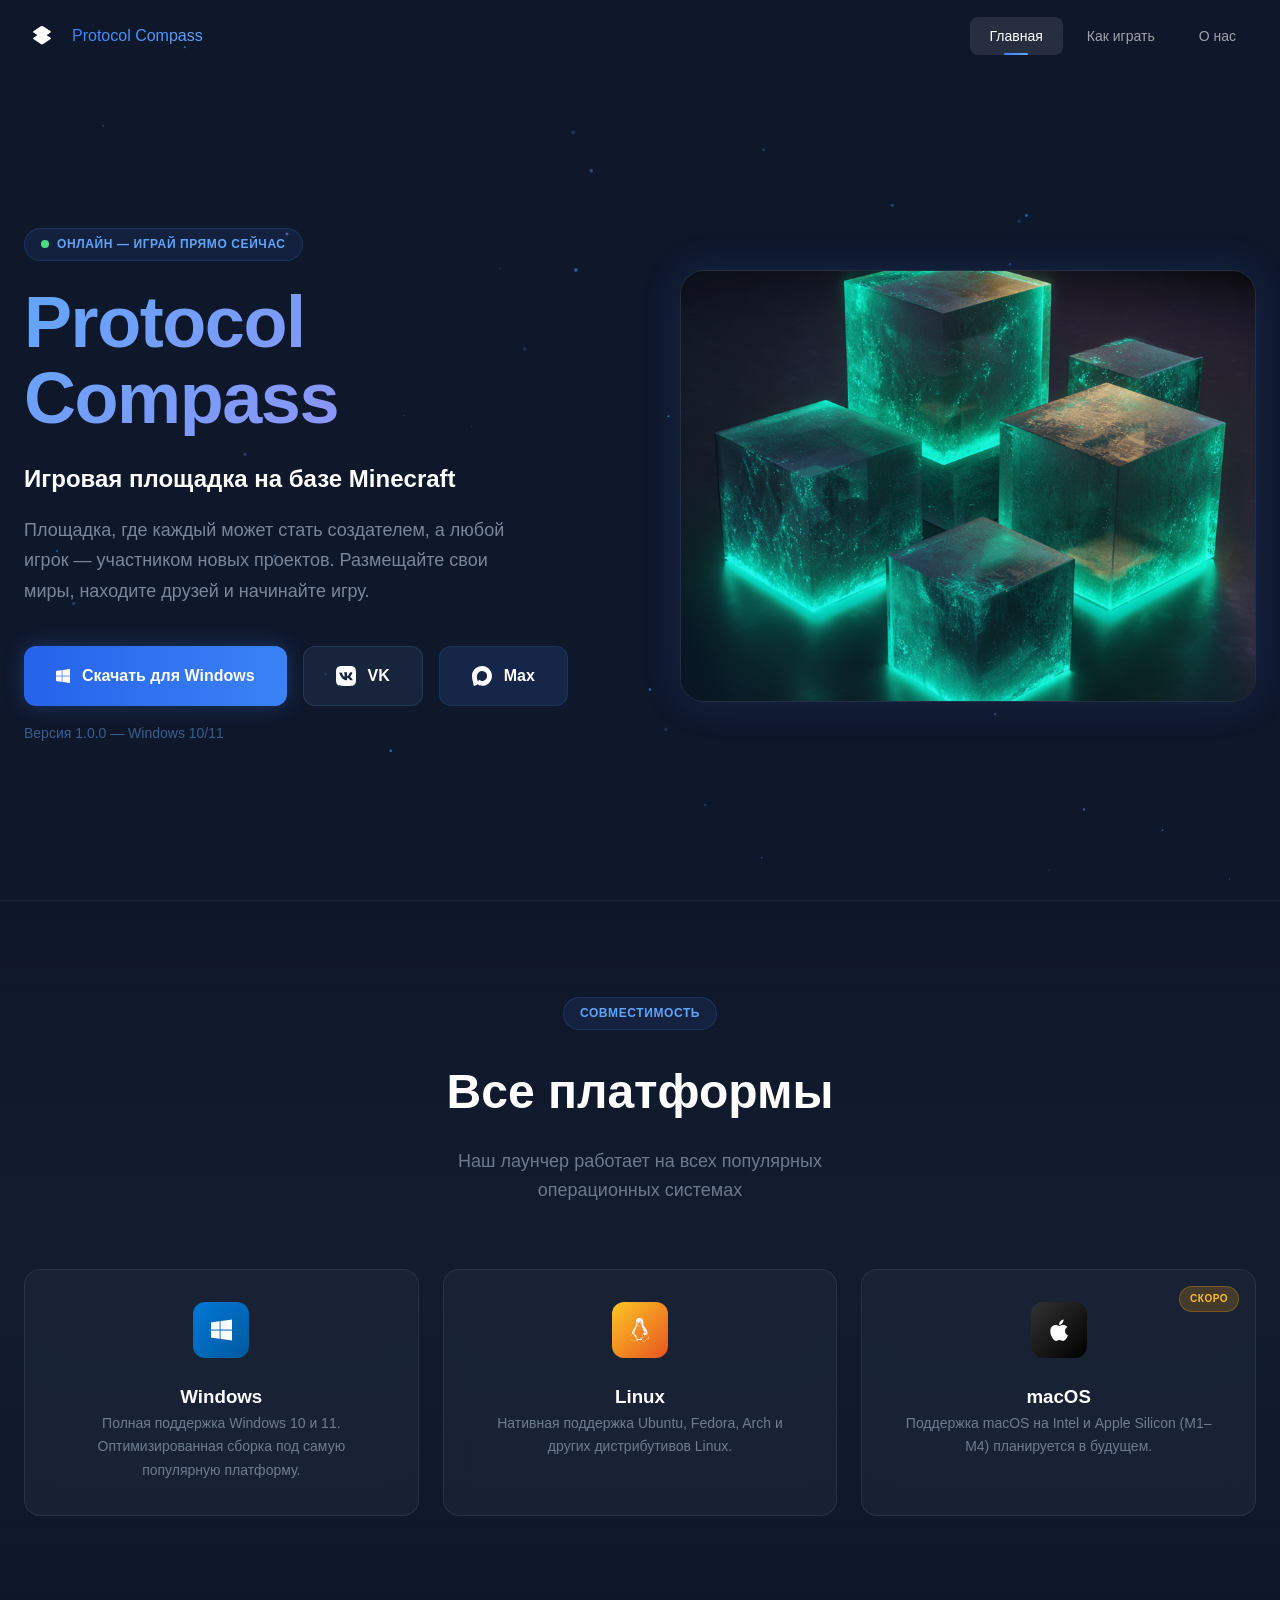
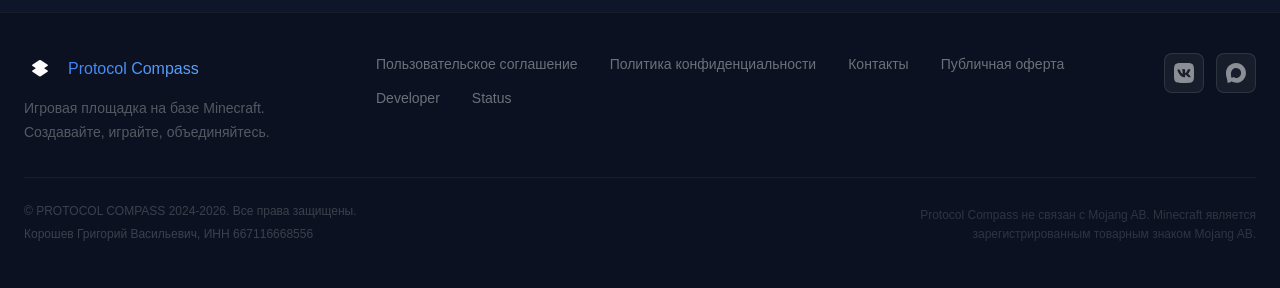
<file: index.html>
<!doctype html>
<html lang="ru">
  <head>
    <meta charset="UTF-8">
    <meta name="viewport" content="width=device-width, initial-scale=1.0">
    <title>Главная — Protocol Compass</title>
    <link rel="stylesheet" href="css/style.css">
    <link rel="stylesheet" href="https://cdnjs.cloudflare.com/ajax/libs/font-awesome/6.5.1/css/all.min.css">
  </head>
  <body class="">
    <canvas id="particle-canvas" aria-hidden="true"></canvas>
    <header class="header">
      <div class="header-inner">
        <a href="index.html" class="logo">
          <img src="assets/logo-compass.png" alt="Protocol Compass">
          <span class="gradient-text-blue font-bold text-lg">Protocol Compass</span>
        </a>
        <nav class="nav-desktop">
          <a href="index.html" class="active">Главная</a>
          <a href="how-to-play.html" class="">Как играть</a>
          <a href="about.html" class="">О нас</a>
        </nav>
        <button class="mobile-toggle" aria-label="Menu">
          <i class="fas fa-bars"></i>
        </button>
      </div>
      <div class="mobile-menu">
        <a href="index.html" class="active">Главная</a>
        <a href="how-to-play.html" class="">Как играть</a>
        <a href="about.html" class="">О нас</a>
      </div>
    </header>
    <main>
      <div class="relative z-10">
        <section class="hero">
          <div class="hero-inner">
            <div class="hero-content">
              <div class="hero-badge anim-fade-up">
                <span class="dot animate-pulse-slow"></span>
                <span>Онлайн — играй прямо сейчас</span>
              </div>
              <h1 class="hero-title gradient-text anim-fade-up delay-1">Protocol<br>Compass</h1>
              <p class="hero-subtitle anim-fade-up delay-2">Игровая площадка на базе Minecraft</p>
              <p class="hero-desc anim-fade-up delay-3">Площадка, где каждый может стать создателем, а любой игрок — участником новых проектов. Размещайте свои миры, находите друзей и начинайте игру.</p>
              <div class="hero-buttons anim-fade-up delay-4">
                <a href="assets/ProtocolCompass.exe" download class="btn btn-primary" >
                  <i class="fab fa-windows text-lg"></i>Скачать для Windows</a>
                <a href="" target="_blank" rel="noopener noreferrer" class="btn btn-vk">
                  <svg width="20" height="20" viewBox="0 0 24 24" fill="none" xmlns="http://www.w3.org/2000/svg" style="display: inline-block; vertical-align: middle">
                    <path d="M15.684 0H8.316C1.592 0 0 1.592 0 8.316v7.368C0 22.408 1.592 24 8.316 24h7.368C22.408 24 24 22.408 24 15.684V8.316C24 1.592 22.408 0 15.684 0zm3.692 17.123h-1.744c-.66 0-.864-.525-2.05-1.714-1.033-1.033-1.49-1.171-1.744-1.171-.356 0-.458.102-.458.593v1.575c0 .424-.135.678-1.253.678-1.846 0-3.896-1.118-5.335-3.202C4.624 10.857 4 8.673 4 8.22c0-.254.102-.491.593-.491h1.744c.44 0 .61.203.78.677.847 2.456 2.274 4.607 2.862 4.607.22 0 .322-.102.322-.66V9.721c-.068-1.186-.695-1.287-.695-1.71 0-.203.17-.407.44-.407h2.744c.373 0 .508.203.508.643v3.473c0 .372.17.508.271.508.22 0 .407-.136.813-.542 1.254-1.406 2.151-3.574 2.151-3.574.119-.254.322-.491.763-.491h1.744c.525 0 .644.27.525.643-.22 1.017-2.354 4.031-2.354 4.031-.186.305-.254.44 0 .78.186.254.796.779 1.203 1.253.745.847 1.32 1.558 1.473 2.05.17.49-.085.744-.576.744z" fill="currentColor"/>
                  </svg>
                  VK
                </a>
                <a href="" target="_blank" rel="noopener noreferrer" class="btn btn-max">
                  <svg width="20" height="20" viewBox="0 0 42 42" fill="none" xmlns="http://www.w3.org/2000/svg" style="display: inline-block; vertical-align: middle">
                    <path fill-rule="evenodd" clip-rule="evenodd" d="M21.39 41.58C17.28 41.58 15.37 40.98 12.05 38.58C9.95 41.28 3.3 43.39 3.01 39.78C3.01 37.07 2.41 34.78 1.73 32.28C0.92 29.2 0 25.77 0 20.8C0 8.93 9.74 0 21.28 0C32.83 0 41.88 9.37 41.88 20.91C41.8986 26.3666 39.7516 31.6076 35.9101 35.4829C32.0686 39.3581 26.8465 41.5509 21.39 41.58ZM21.56 10.26C15.94 9.97 11.56 13.86 10.59 19.96C9.79 25.01 11.21 31.16 12.42 31.48C13 31.62 14.46 30.44 15.37 29.53C16.8747 30.5695 18.627 31.1938 20.45 31.34C23.2493 31.4746 25.9896 30.5057 28.0821 28.6414C30.1745 26.777 31.452 24.1662 31.64 21.37C31.7494 18.568 30.7545 15.8351 28.8694 13.7592C26.9842 11.6833 24.3595 10.4303 21.56 10.27V10.26Z" fill="currentColor"/>
                  </svg>
                  Max
                </a>
              </div>
              <p class="hero-note anim-fade-up delay-5">Версия 1.0.0 — Windows 10/11</p>
            </div>
            <div class="hero-image anim-scale delay-3">
              <div class="hero-image-inner">
                <img src="assets/kub.png" alt="Protocol Compass">
              </div>
            </div>
          </div>
        </section>
        <section class="platforms-section">
          <div class="section-header">
            <span class="section-badge reveal">Совместимость</span>
            <h2 class="section-title reveal">Все платформы</h2>
            <p class="section-subtitle reveal">Наш лаунчер работает на всех популярных операционных системах</p>
          </div>
          <div class="platforms-grid">
            <div class="platform-card reveal">
              <div class="platform-icon windows">
                <i class="fab fa-windows"></i>
              </div>
              <h2 class="h3_h2">Windows</h2>
              <p>Полная поддержка Windows 10 и 11. Оптимизированная сборка под самую популярную платформу.</p>
            </div>
            <div class="platform-card reveal">
              <div class="platform-icon linux">
                <i class="fab fa-linux"></i>
              </div>
              <h2 class="h3_h2">Linux</h2>
              <p>Нативная поддержка Ubuntu, Fedora, Arch и других дистрибутивов Linux.</p>
            </div>
            <div class="platform-card reveal">
              <span class="platform-badge">Скоро</span>
              <div class="platform-icon macos">
                <i class="fab fa-apple"></i>
              </div>
              <h2 class="h3_h2">macOS</h2>
              <p>Поддержка macOS на Intel и Apple Silicon (M1–M4) планируется в будущем.</p>
            </div>
          </div>
        </section>
      </div>
    </main>
    <footer class="footer">
      <div class="footer-inner">
        <div class="footer-top">
          <div class="footer-brand">
            <a href="index.html" class="logo">
              <img src="assets/logo-compass.png" alt="" style="width: 32px; height: 32px">
              <span class="gradient-text-blue font-bold text-lg">Protocol Compass</span>
            </a>
            <p>Игровая площадка на базе Minecraft. Создавайте, играйте, объединяйтесь.</p>
          </div>
          <div class="footer-links">
            <a href="terms.html">Пользовательское соглашение</a>
            <a href="policy.html">Политика конфиденциальности</a>
            <a href="contacts.html">Контакты</a>
            <a href="assets/oferta_667116668556.docx" target="_blank">Публичная оферта</a>
            <a href="https://developer.protocol-compass.ru" target="_blank">Developer</a>
            <a href="https://status.protocol-compass.ru" target="_blank">Status</a>
          </div>
          <div class="footer-social">
            <a href="" target="_blank" rel="noopener noreferrer" aria-label="VK">
              <svg width="20" height="20" viewBox="0 0 24 24" fill="none" xmlns="http://www.w3.org/2000/svg" style="display: inline-block; vertical-align: middle">
                <path d="M15.684 0H8.316C1.592 0 0 1.592 0 8.316v7.368C0 22.408 1.592 24 8.316 24h7.368C22.408 24 24 22.408 24 15.684V8.316C24 1.592 22.408 0 15.684 0zm3.692 17.123h-1.744c-.66 0-.864-.525-2.05-1.714-1.033-1.033-1.49-1.171-1.744-1.171-.356 0-.458.102-.458.593v1.575c0 .424-.135.678-1.253.678-1.846 0-3.896-1.118-5.335-3.202C4.624 10.857 4 8.673 4 8.22c0-.254.102-.491.593-.491h1.744c.44 0 .61.203.78.677.847 2.456 2.274 4.607 2.862 4.607.22 0 .322-.102.322-.66V9.721c-.068-1.186-.695-1.287-.695-1.71 0-.203.17-.407.44-.407h2.744c.373 0 .508.203.508.643v3.473c0 .372.17.508.271.508.22 0 .407-.136.813-.542 1.254-1.406 2.151-3.574 2.151-3.574.119-.254.322-.491.763-.491h1.744c.525 0 .644.27.525.643-.22 1.017-2.354 4.031-2.354 4.031-.186.305-.254.44 0 .78.186.254.796.779 1.203 1.253.745.847 1.32 1.558 1.473 2.05.17.49-.085.744-.576.744z" fill="currentColor"/>
              </svg>
            </a>
            <a href="" target="_blank" rel="noopener noreferrer" aria-label="Max">
              <svg width="20" height="20" viewBox="0 0 42 42" fill="none" xmlns="http://www.w3.org/2000/svg" style="display: inline-block; vertical-align: middle">
                <path fill-rule="evenodd" clip-rule="evenodd" d="M21.39 41.58C17.28 41.58 15.37 40.98 12.05 38.58C9.95 41.28 3.3 43.39 3.01 39.78C3.01 37.07 2.41 34.78 1.73 32.28C0.92 29.2 0 25.77 0 20.8C0 8.93 9.74 0 21.28 0C32.83 0 41.88 9.37 41.88 20.91C41.8986 26.3666 39.7516 31.6076 35.9101 35.4829C32.0686 39.3581 26.8465 41.5509 21.39 41.58ZM21.56 10.26C15.94 9.97 11.56 13.86 10.59 19.96C9.79 25.01 11.21 31.16 12.42 31.48C13 31.62 14.46 30.44 15.37 29.53C16.8747 30.5695 18.627 31.1938 20.45 31.34C23.2493 31.4746 25.9896 30.5057 28.0821 28.6414C30.1745 26.777 31.452 24.1662 31.64 21.37C31.7494 18.568 30.7545 15.8351 28.8694 13.7592C26.9842 11.6833 24.3595 10.4303 21.56 10.27V10.26Z" fill="currentColor"/>
              </svg>
            </a>
          </div>
        </div>
        <div class="footer-bottom">
          <div class="footer-copyright">
            <p>© PROTOCOL COMPASS 2024-2026. Все права защищены.</p>
            <p>Корошев Григорий Васильевич, ИНН 667116668556</p>
          </div>
          <p class="footer-disclaimer">Protocol Compass не связан с Mojang AB. Minecraft является зарегистрированным товарным знаком Mojang AB.</p>
        </div>
      </div>
    </footer>
    <script src="js/main.js"></script>
  </body>
</html>
</file>
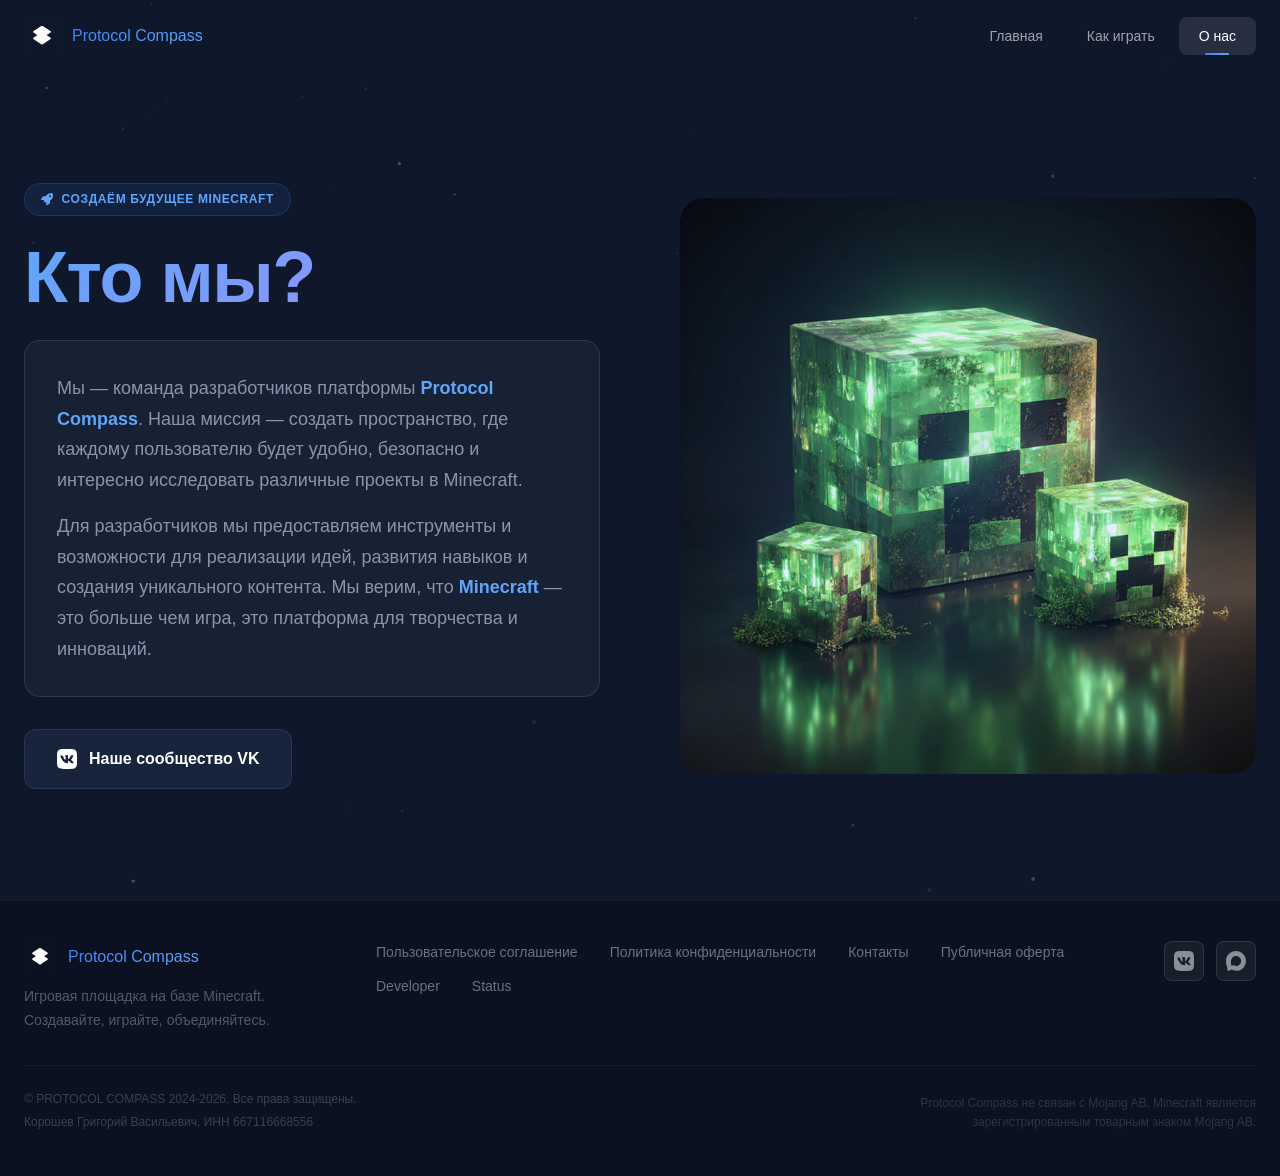
<file: about.html>
<!doctype html>
<html lang="ru">
  <head>
    <meta charset="UTF-8">
    <meta name="viewport" content="width=device-width, initial-scale=1.0">
    <title>О нас — Protocol Compass</title>
    <link rel="stylesheet" href="css/style.css">
    <link rel="stylesheet" href="https://cdnjs.cloudflare.com/ajax/libs/font-awesome/6.5.1/css/all.min.css">
  </head>
  <body class="">
    <canvas id="particle-canvas" aria-hidden="true"></canvas>
    <header class="header">
      <div class="header-inner">
        <a href="index.html" class="logo">
          <img src="assets/logo-compass.png" alt="Protocol Compass">
          <span class="gradient-text-blue font-bold text-lg">Protocol Compass</span>
        </a>
        <nav class="nav-desktop">
          <a href="index.html" class="">Главная</a>
          <a href="how-to-play.html" class="">Как играть</a>
          <a href="about.html" class="active">О нас</a>
        </nav>
        <button class="mobile-toggle" aria-label="Menu">
          <i class="fas fa-bars"></i>
        </button>
      </div>
      <div class="mobile-menu">
        <a href="index.html" class="">Главная</a>
        <a href="how-to-play.html" class="">Как играть</a>
        <a href="about.html" class="active">О нас</a>
      </div>
    </header>
    <main>
      <div class="relative z-10">
        <section class="about-section">
          <div class="hero-inner">
            <div class="hero-content">
              <div class="hero-badge anim-fade-up">
                <i class="fas fa-rocket text-xs text-blue-400"></i>
                <span>Создаём будущее Minecraft</span>
              </div>
              <h1 class="hero-title gradient-text anim-fade-up delay-1">
                Кто мы?
              </h1>
              <div class="about-box anim-fade-up delay-2">
                <p>
                  Мы — команда разработчиков платформы
                  <span class="highlight">Protocol Compass</span>. Наша миссия —
                  создать пространство, где каждому пользователю будет удобно,
                  безопасно и интересно исследовать различные проекты в
                  Minecraft.
                </p>
                <p>
                  Для разработчиков мы предоставляем инструменты и возможности
                  для реализации идей, развития навыков и создания уникального
                  контента. Мы верим, что
                  <span class="highlight">Minecraft</span> — это больше чем
                  игра, это платформа для творчества и инноваций.
                </p>
              </div>
              <div class="about-buttons anim-fade-up delay-3">
                <a href="" target="_blank" rel="noopener noreferrer" class="btn btn-vk">
                  <svg width="20" height="20" viewBox="0 0 24 24" fill="none" xmlns="http://www.w3.org/2000/svg" style="display: inline-block; vertical-align: middle">
                    <path d="M15.684 0H8.316C1.592 0 0 1.592 0 8.316v7.368C0 22.408 1.592 24 8.316 24h7.368C22.408 24 24 22.408 24 15.684V8.316C24 1.592 22.408 0 15.684 0zm3.692 17.123h-1.744c-.66 0-.864-.525-2.05-1.714-1.033-1.033-1.49-1.171-1.744-1.171-.356 0-.458.102-.458.593v1.575c0 .424-.135.678-1.253.678-1.846 0-3.896-1.118-5.335-3.202C4.624 10.857 4 8.673 4 8.22c0-.254.102-.491.593-.491h1.744c.44 0 .61.203.78.677.847 2.456 2.274 4.607 2.862 4.607.22 0 .322-.102.322-.66V9.721c-.068-1.186-.695-1.287-.695-1.71 0-.203.17-.407.44-.407h2.744c.373 0 .508.203.508.643v3.473c0 .372.17.508.271.508.22 0 .407-.136.813-.542 1.254-1.406 2.151-3.574 2.151-3.574.119-.254.322-.491.763-.491h1.744c.525 0 .644.27.525.643-.22 1.017-2.354 4.031-2.354 4.031-.186.305-.254.44 0 .78.186.254.796.779 1.203 1.253.745.847 1.32 1.558 1.473 2.05.17.49-.085.744-.576.744z" fill="currentColor"/>
                  </svg>
                  Наше сообщество VK
                </a>
              </div>
            </div>
            <div class="about-image anim-scale delay-2">
              <div class="about-image-inner" style="padding: 0; background: transparent; border: none">
                <img src="assets/crip.png" alt="Protocol Compass" style="width: 100%; height: 100%; object-fit: cover; border-radius: 24px;">
              </div>
            </div>
          </div>
        </section>
      </div>
    </main>
    <footer class="footer">
      <div class="footer-inner">
        <div class="footer-top">
          <div class="footer-brand">
            <a href="index.html" class="logo">
              <img src="assets/logo-compass.png" alt="" style="width: 32px; height: 32px">
              <span class="gradient-text-blue font-bold text-lg">Protocol Compass</span>
            </a>
            <p>
              Игровая площадка на базе Minecraft. Создавайте, играйте, объединяйтесь.
            </p>
          </div>
          <div class="footer-links">
            <a href="terms.html">Пользовательское соглашение</a>
            <a href="policy.html">Политика конфиденциальности</a>
            <a href="contacts.html">Контакты</a>
            <a href="assets/oferta_667116668556.docx" target="_blank">Публичная оферта</a>
            <a href="https://developer.protocol-compass.ru" target="_blank">Developer</a>
            <a href="https://status.protocol-compass.ru" target="_blank">Status</a>
          </div>
          <div class="footer-social">
            <a href="" target="_blank" rel="noopener noreferrer" aria-label="VK">
              <svg width="20" height="20" viewBox="0 0 24 24" fill="none" xmlns="http://www.w3.org/2000/svg" style="display: inline-block; vertical-align: middle">
                <path d="M15.684 0H8.316C1.592 0 0 1.592 0 8.316v7.368C0 22.408 1.592 24 8.316 24h7.368C22.408 24 24 22.408 24 15.684V8.316C24 1.592 22.408 0 15.684 0zm3.692 17.123h-1.744c-.66 0-.864-.525-2.05-1.714-1.033-1.033-1.49-1.171-1.744-1.171-.356 0-.458.102-.458.593v1.575c0 .424-.135.678-1.253.678-1.846 0-3.896-1.118-5.335-3.202C4.624 10.857 4 8.673 4 8.22c0-.254.102-.491.593-.491h1.744c.44 0 .61.203.78.677.847 2.456 2.274 4.607 2.862 4.607.22 0 .322-.102.322-.66V9.721c-.068-1.186-.695-1.287-.695-1.71 0-.203.17-.407.44-.407h2.744c.373 0 .508.203.508.643v3.473c0 .372.17.508.271.508.22 0 .407-.136.813-.542 1.254-1.406 2.151-3.574 2.151-3.574.119-.254.322-.491.763-.491h1.744c.525 0 .644.27.525.643-.22 1.017-2.354 4.031-2.354 4.031-.186.305-.254.44 0 .78.186.254.796.779 1.203 1.253.745.847 1.32 1.558 1.473 2.05.17.49-.085.744-.576.744z" fill="currentColor"/>
              </svg>
            </a>
            <a href="" target="_blank" rel="noopener noreferrer" aria-label="Max">
              <svg width="20" height="20" viewBox="0 0 42 42" fill="none" xmlns="http://www.w3.org/2000/svg" style="display: inline-block; vertical-align: middle">
                <path fill-rule="evenodd" clip-rule="evenodd" d="M21.39 41.58C17.28 41.58 15.37 40.98 12.05 38.58C9.95 41.28 3.3 43.39 3.01 39.78C3.01 37.07 2.41 34.78 1.73 32.28C0.92 29.2 0 25.77 0 20.8C0 8.93 9.74 0 21.28 0C32.83 0 41.88 9.37 41.88 20.91C41.8986 26.3666 39.7516 31.6076 35.9101 35.4829C32.0686 39.3581 26.8465 41.5509 21.39 41.58ZM21.56 10.26C15.94 9.97 11.56 13.86 10.59 19.96C9.79 25.01 11.21 31.16 12.42 31.48C13 31.62 14.46 30.44 15.37 29.53C16.8747 30.5695 18.627 31.1938 20.45 31.34C23.2493 31.4746 25.9896 30.5057 28.0821 28.6414C30.1745 26.777 31.452 24.1662 31.64 21.37C31.7494 18.568 30.7545 15.8351 28.8694 13.7592C26.9842 11.6833 24.3595 10.4303 21.56 10.27V10.26Z" fill="currentColor"/>
              </svg>
            </a>
          </div>
        </div>
        <div class="footer-bottom">
          <div class="footer-copyright">
            <p>© PROTOCOL COMPASS 2024-2026. Все права защищены.</p>
            <p>Корошев Григорий Васильевич, ИНН 667116668556</p>
          </div>
          <p class="footer-disclaimer">Protocol Compass не связан с Mojang AB. Minecraft является зарегистрированным товарным знаком Mojang AB.</p>
        </div>
      </div>
    </footer>
    <script src="js/main.js"></script>
  </body>
</html>
</file>
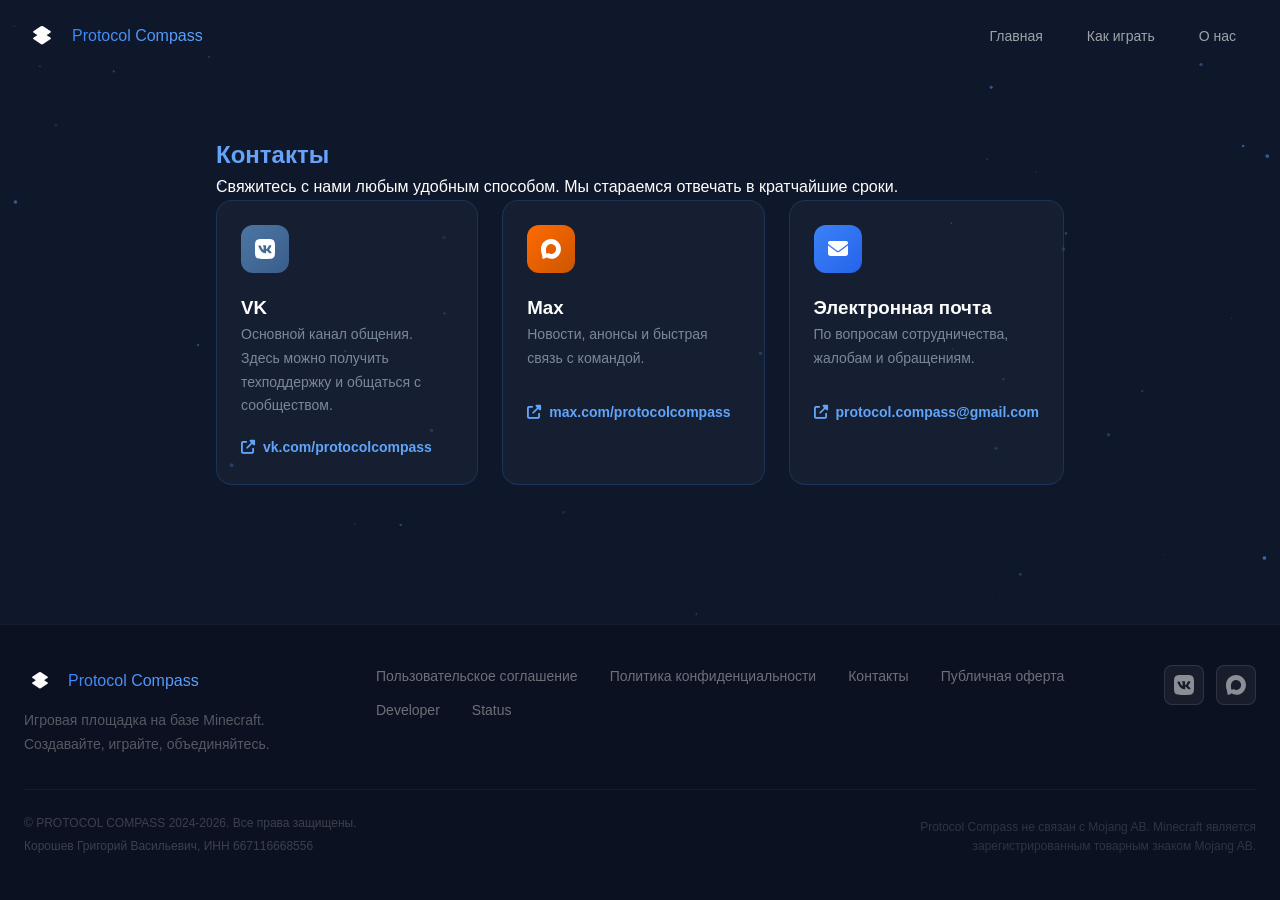
<file: contacts.html>
<!doctype html>
<html lang="ru">
  <head>
    <meta charset="UTF-8">
    <meta name="viewport" content="width=device-width, initial-scale=1.0">
    <title>Контакты — Protocol Compass</title>
    <link rel="stylesheet" href="css/style.css">
    <link rel="stylesheet" href="https://cdnjs.cloudflare.com/ajax/libs/font-awesome/6.5.1/css/all.min.css">
  </head>
  <body class="">
    <canvas id="particle-canvas" aria-hidden="true"></canvas>
    <header class="header">
      <div class="header-inner">
        <a href="index.html" class="logo">
          <img src="assets/logo-compass.png" alt="Protocol Compass">
          <span class="gradient-text-blue font-bold text-lg">Protocol Compass</span>
        </a>
        <nav class="nav-desktop">
          <a href="index.html" class="">Главная</a>
          <a href="how-to-play.html" class="">Как играть</a>
          <a href="about.html" class="">О нас</a>
        </nav>
        <button class="mobile-toggle" aria-label="Menu">
          <i class="fas fa-bars"></i>
        </button>
      </div>
      <div class="mobile-menu">
        <a href="index.html" class="">Главная</a>
        <a href="how-to-play.html" class="">Как играть</a>
        <a href="about.html" class="">О нас</a>
      </div>
    </header>
    <main>
      <div class="relative z-10">
        <section class="contacts-section">
          <div class="contacts-inner">
            <h1 class="text-4xl sm:text-5xl font-extrabold gradient-text mb-4 anim-fade-up">Контакты</h1>
            <p class="text-lg text-white/60 leading-relaxed mb-12 anim-fade-up delay-1">Свяжитесь с нами любым удобным способом. Мы стараемся отвечать в кратчайшие сроки.</p>
            <div class="contacts-grid">
              <div class="contact-card anim-fade-up delay-1">
                <div class="contact-icon vk">
                  <svg width="20" height="20" viewBox="0 0 24 24" fill="none" xmlns="http://www.w3.org/2000/svg" style="display: inline-block; vertical-align: middle">
                    <path d="M15.684 0H8.316C1.592 0 0 1.592 0 8.316v7.368C0 22.408 1.592 24 8.316 24h7.368C22.408 24 24 22.408 24 15.684V8.316C24 1.592 22.408 0 15.684 0zm3.692 17.123h-1.744c-.66 0-.864-.525-2.05-1.714-1.033-1.033-1.49-1.171-1.744-1.171-.356 0-.458.102-.458.593v1.575c0 .424-.135.678-1.253.678-1.846 0-3.896-1.118-5.335-3.202C4.624 10.857 4 8.673 4 8.22c0-.254.102-.491.593-.491h1.744c.44 0 .61.203.78.677.847 2.456 2.274 4.607 2.862 4.607.22 0 .322-.102.322-.66V9.721c-.068-1.186-.695-1.287-.695-1.71 0-.203.17-.407.44-.407h2.744c.373 0 .508.203.508.643v3.473c0 .372.17.508.271.508.22 0 .407-.136.813-.542 1.254-1.406 2.151-3.574 2.151-3.574.119-.254.322-.491.763-.491h1.744c.525 0 .644.27.525.643-.22 1.017-2.354 4.031-2.354 4.031-.186.305-.254.44 0 .78.186.254.796.779 1.203 1.253.745.847 1.32 1.558 1.473 2.05.17.49-.085.744-.576.744z" fill="currentColor"/>
                  </svg>
                </div>
                <h2 class="h3_h2">VK</h2>
                <p>Основной канал общения. Здесь можно получить техподдержку и общаться с сообществом.</p>
                <a href="" target="_blank" rel="noopener noreferrer" class="contact-link">
                  <i class="fas fa-external-link-alt text-xs"></i>vk.com/protocolcompass
                </a>
              </div>
              <div class="contact-card anim-fade-up delay-2">
                <div class="contact-icon max">
                  <svg width="20" height="20" viewBox="0 0 42 42" fill="none" xmlns="http://www.w3.org/2000/svg" style="display: inline-block; vertical-align: middle">
                    <path fill-rule="evenodd" clip-rule="evenodd" d="M21.39 41.58C17.28 41.58 15.37 40.98 12.05 38.58C9.95 41.28 3.3 43.39 3.01 39.78C3.01 37.07 2.41 34.78 1.73 32.28C0.92 29.2 0 25.77 0 20.8C0 8.93 9.74 0 21.28 0C32.83 0 41.88 9.37 41.88 20.91C41.8986 26.3666 39.7516 31.6076 35.9101 35.4829C32.0686 39.3581 26.8465 41.5509 21.39 41.58ZM21.56 10.26C15.94 9.97 11.56 13.86 10.59 19.96C9.79 25.01 11.21 31.16 12.42 31.48C13 31.62 14.46 30.44 15.37 29.53C16.8747 30.5695 18.627 31.1938 20.45 31.34C23.2493 31.4746 25.9896 30.5057 28.0821 28.6414C30.1745 26.777 31.452 24.1662 31.64 21.37C31.7494 18.568 30.7545 15.8351 28.8694 13.7592C26.9842 11.6833 24.3595 10.4303 21.56 10.27V10.26Z" fill="currentColor"/>
                  </svg>
                </div>
                <h2 class="h3_h2">Max</h2>
                <p>Новости, анонсы и быстрая связь с командой.</p>
                <a href="" target="_blank" rel="noopener noreferrer" class="contact-link">
                  <i class="fas fa-external-link-alt text-xs"></i>max.com/protocolcompass
                </a>
              </div>
              <div class="contact-card anim-fade-up delay-3">
                <div class="contact-icon email">
                  <i class="fas fa-envelope"></i>
                </div>
                <h2 class="h3_h2">Электронная почта</h2>
                <p>По вопросам сотрудничества, жалобам и обращениям.</p>
                <a href="mailto:protocol.compass@gmail.com" class="contact-link">
                  <i class="fas fa-external-link-alt text-xs"></i>protocol.compass@gmail.com
                </a>
              </div>
            </div>
          </div>
        </section>
      </div>
    </main>
    <footer class="footer">
      <div class="footer-inner">
        <div class="footer-top">
          <div class="footer-brand">
            <a href="index.html" class="logo">
              <img src="assets/logo-compass.png" alt="" style="width: 32px; height: 32px">
              <span class="gradient-text-blue font-bold text-lg">Protocol Compass</span>
            </a>
            <p>Игровая площадка на базе Minecraft. Создавайте, играйте, объединяйтесь.</p>
          </div>
          <div class="footer-links">
            <a href="terms.html">Пользовательское соглашение</a>
            <a href="policy.html">Политика конфиденциальности</a>
            <a href="contacts.html">Контакты</a>
            <a href="assets/oferta_667116668556.docx" target="_blank">Публичная оферта</a>
            <a href="https://developer.protocol-compass.ru" target="_blank">Developer</a>
            <a href="https://status.protocol-compass.ru" target="_blank">Status</a>
          </div>
          <div class="footer-social">
            <a href="" target="_blank" rel="noopener noreferrer" aria-label="VK">
              <svg width="20" height="20" viewBox="0 0 24 24" fill="none" xmlns="http://www.w3.org/2000/svg" style="display: inline-block; vertical-align: middle">
                <path d="M15.684 0H8.316C1.592 0 0 1.592 0 8.316v7.368C0 22.408 1.592 24 8.316 24h7.368C22.408 24 24 22.408 24 15.684V8.316C24 1.592 22.408 0 15.684 0zm3.692 17.123h-1.744c-.66 0-.864-.525-2.05-1.714-1.033-1.033-1.49-1.171-1.744-1.171-.356 0-.458.102-.458.593v1.575c0 .424-.135.678-1.253.678-1.846 0-3.896-1.118-5.335-3.202C4.624 10.857 4 8.673 4 8.22c0-.254.102-.491.593-.491h1.744c.44 0 .61.203.78.677.847 2.456 2.274 4.607 2.862 4.607.22 0 .322-.102.322-.66V9.721c-.068-1.186-.695-1.287-.695-1.71 0-.203.17-.407.44-.407h2.744c.373 0 .508.203.508.643v3.473c0 .372.17.508.271.508.22 0 .407-.136.813-.542 1.254-1.406 2.151-3.574 2.151-3.574.119-.254.322-.491.763-.491h1.744c.525 0 .644.27.525.643-.22 1.017-2.354 4.031-2.354 4.031-.186.305-.254.44 0 .78.186.254.796.779 1.203 1.253.745.847 1.32 1.558 1.473 2.05.17.49-.085.744-.576.744z" fill="currentColor"/>
              </svg>
            </a>
            <a href="" target="_blank" rel="noopener noreferrer" aria-label="Max" >
              <svg width="20" height="20" viewBox="0 0 42 42" fill="none" xmlns="http://www.w3.org/2000/svg" style="display: inline-block; vertical-align: middle">
                <path fill-rule="evenodd" clip-rule="evenodd" d="M21.39 41.58C17.28 41.58 15.37 40.98 12.05 38.58C9.95 41.28 3.3 43.39 3.01 39.78C3.01 37.07 2.41 34.78 1.73 32.28C0.92 29.2 0 25.77 0 20.8C0 8.93 9.74 0 21.28 0C32.83 0 41.88 9.37 41.88 20.91C41.8986 26.3666 39.7516 31.6076 35.9101 35.4829C32.0686 39.3581 26.8465 41.5509 21.39 41.58ZM21.56 10.26C15.94 9.97 11.56 13.86 10.59 19.96C9.79 25.01 11.21 31.16 12.42 31.48C13 31.62 14.46 30.44 15.37 29.53C16.8747 30.5695 18.627 31.1938 20.45 31.34C23.2493 31.4746 25.9896 30.5057 28.0821 28.6414C30.1745 26.777 31.452 24.1662 31.64 21.37C31.7494 18.568 30.7545 15.8351 28.8694 13.7592C26.9842 11.6833 24.3595 10.4303 21.56 10.27V10.26Z" fill="currentColor"/>
              </svg>
            </a>
          </div>
        </div>
        <div class="footer-bottom">
          <div class="footer-copyright">
            <p>© PROTOCOL COMPASS 2024-2026. Все права защищены.</p>
            <p>Корошев Григорий Васильевич, ИНН 667116668556</p>
          </div>
          <p class="footer-disclaimer">Protocol Compass не связан с Mojang AB. Minecraft является зарегистрированным товарным знаком Mojang AB.</p>
        </div>
      </div>
    </footer>
    <script src="js/main.js"></script>
  </body>
</html>
</file>
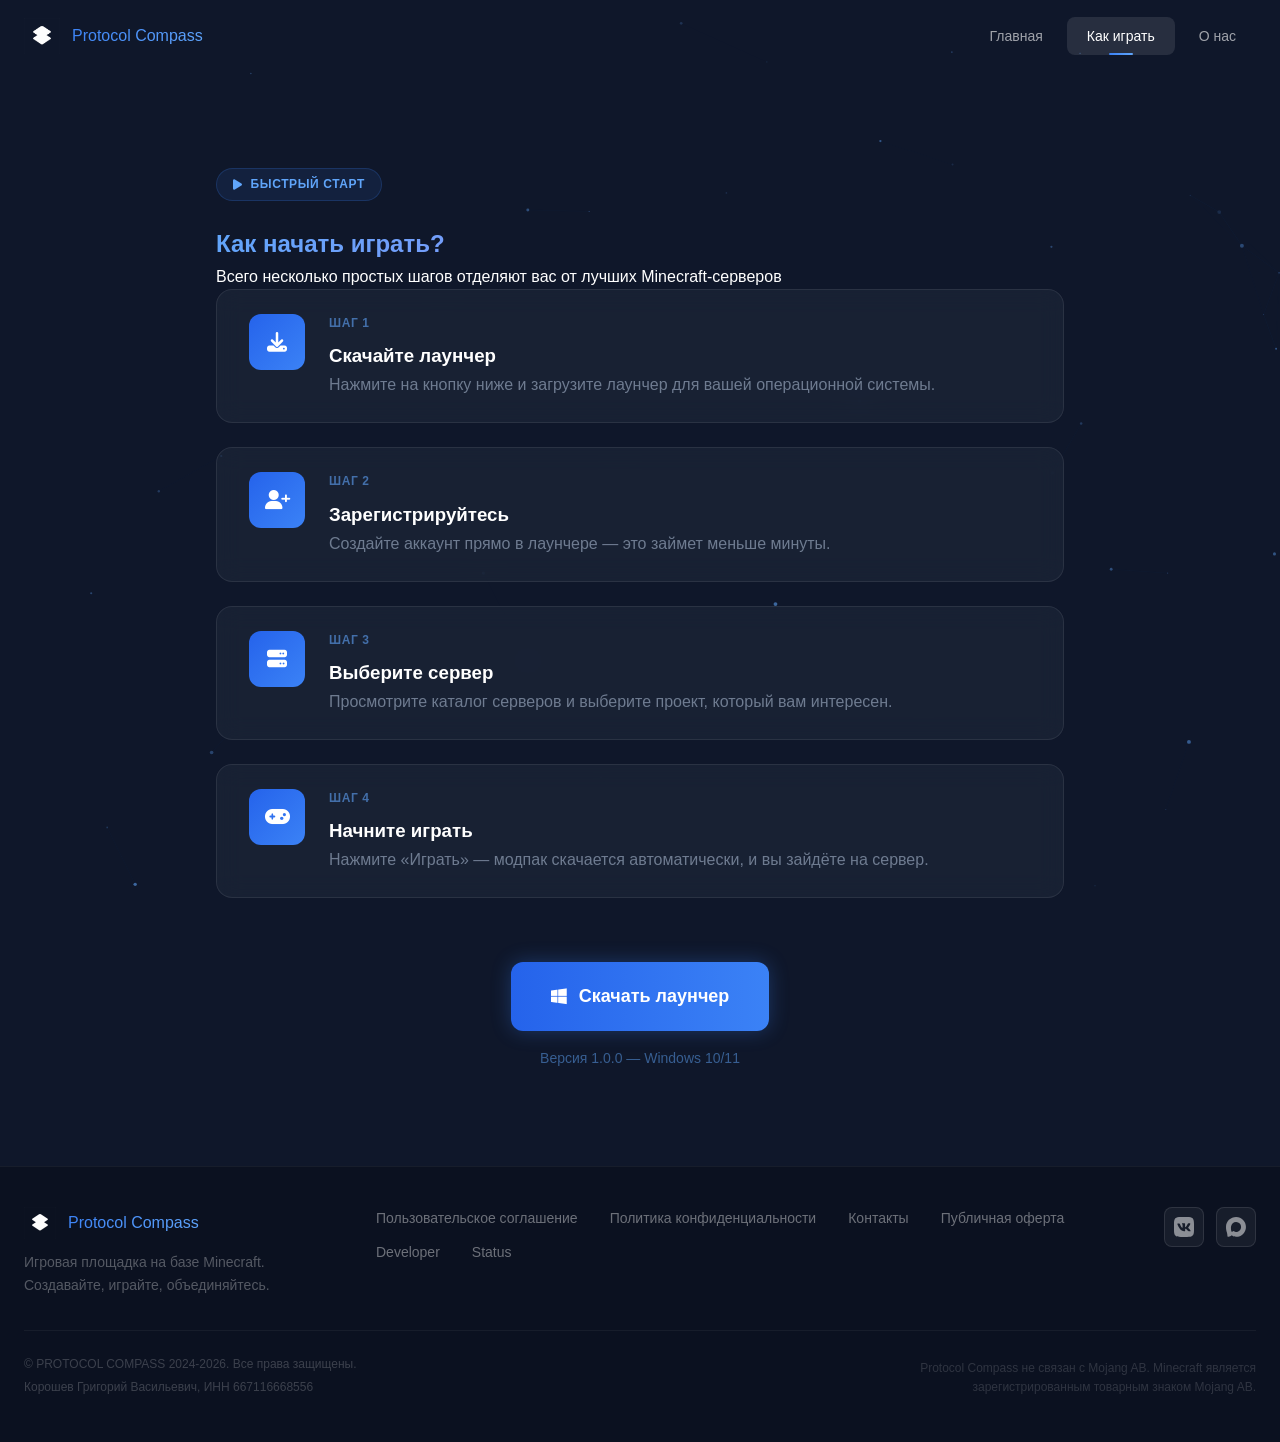
<file: how-to-play.html>
<!doctype html>
<html lang="ru">
  <head>
    <meta charset="UTF-8">
    <meta name="viewport" content="width=device-width, initial-scale=1.0">
    <title>Как играть — Protocol Compass</title>
    <link rel="stylesheet" href="css/style.css">
    <link rel="stylesheet" href="https://cdnjs.cloudflare.com/ajax/libs/font-awesome/6.5.1/css/all.min.css">
  </head>
  <body class="">
    <canvas id="particle-canvas" aria-hidden="true"></canvas>
    <header class="header">
      <div class="header-inner">
        <a href="index.html" class="logo">
          <img src="assets/logo-compass.png" alt="Protocol Compass">
          <span class="gradient-text-blue font-bold text-lg">Protocol Compass</span>
        </a>
        <nav class="nav-desktop">
          <a href="index.html" class="">Главная</a>
          <a href="how-to-play.html" class="active">Как играть</a>
          <a href="about.html" class="">О нас</a>
        </nav>
        <button class="mobile-toggle" aria-label="Menu">
          <i class="fas fa-bars"></i>
        </button>
      </div>
      <div class="mobile-menu">
        <a href="index.html" class="">Главная</a>
        <a href="how-to-play.html" class="active">Как играть</a>
        <a href="about.html" class="">О нас</a>
      </div>
    </header>
    <main>
      <div class="relative z-10">
        <section class="steps-section">
          <div class="steps-inner">
            <div class="text-center mb-16">
              <span class="section-badge anim-fade-up">
                <i class="fas fa-play text-[10px]"></i>Быстрый старт
              </span>
              <h1 class="text-4xl sm:text-5xl md:text-6xl font-extrabold gradient-text mb-6 anim-fade-up delay-1">Как начать играть?</h1>
              <p class="text-lg text-white/60 max-w-lg mx-auto anim-fade-up delay-2">Всего несколько простых шагов отделяют вас от лучших Minecraft-серверов</p>
            </div>
            <div class="steps-list">
              <div class="step-card anim-fade-up delay-1">
                <div class="step-icon">
                  <i class="fas fa-download"></i>
                </div>
                <div class="step-content">
                  <div class="step-num">Шаг 1</div>
                  <h2 class="h3_h2">Скачайте лаунчер</h2>
                  <p>Нажмите на кнопку ниже и загрузите лаунчер для вашей операционной системы.</p>
                </div>
              </div>
              <div class="step-card anim-fade-up delay-2">
                <div class="step-icon">
                  <i class="fas fa-user-plus"></i>
                </div>
                <div class="step-content">
                  <div class="step-num">Шаг 2</div>
                  <h2 class="h3_h2">Зарегистрируйтесь</h2>
                  <p>Создайте аккаунт прямо в лаунчере — это займет меньше минуты.</p>
                </div>
              </div>
              <div class="step-card anim-fade-up delay-3">
                <div class="step-icon">
                  <i class="fas fa-server"></i>
                </div>
                <div class="step-content">
                  <div class="step-num">Шаг 3</div>
                  <h2 class="h3_h2">Выберите сервер</h2>
                  <p>Просмотрите каталог серверов и выберите проект, который вам интересен.</p>
                </div>
              </div>
              <div class="step-card anim-fade-up delay-4">
                <div class="step-icon">
                  <i class="fas fa-gamepad"></i>
                </div>
                <div class="step-content">
                  <div class="step-num">Шаг 4</div>
                  <h2 class="h3_h2">Начните играть</h2>
                  <p>Нажмите «Играть» — модпак скачается автоматически, и вы зайдёте на сервер.</p>
                </div>
              </div>
            </div>
            <div class="cta-section anim-fade-up delay-5">
              <a href="assets/ProtocolCompass.exe" download class="btn btn-primary" style="padding: 20px 40px; font-size: 1.125rem">
                <i class="fab fa-windows text-xl"></i>Скачать лаунчер
              </a>
              <p class="hero-note">Версия 1.0.0 — Windows 10/11</p>
            </div>
          </div>
        </section>
      </div>
    </main>
    <footer class="footer">
      <div class="footer-inner">
        <div class="footer-top">
          <div class="footer-brand">
            <a href="index.html" class="logo">
              <img src="assets/logo-compass.png" alt="" style="width: 32px; height: 32px">
              <span class="gradient-text-blue font-bold text-lg">Protocol Compass</span>
            </a>
            <p>Игровая площадка на базе Minecraft. Создавайте, играйте, объединяйтесь.</p>
          </div>
          <div class="footer-links">
            <a href="terms.html">Пользовательское соглашение</a>
            <a href="policy.html">Политика конфиденциальности</a>
            <a href="contacts.html">Контакты</a>
            <a href="assets/oferta_667116668556.docx" target="_blank">Публичная оферта</a>
            <a href="https://developer.protocol-compass.ru" target="_blank">Developer</a>
            <a href="https://status.protocol-compass.ru" target="_blank">Status</a>
          </div>
          <div class="footer-social">
            <a href="" target="_blank" rel="noopener noreferrer" aria-label="VK">
              <svg width="20" height="20" viewBox="0 0 24 24" fill="none" xmlns="http://www.w3.org/2000/svg" style="display: inline-block; vertical-align: middle">
                <path d="M15.684 0H8.316C1.592 0 0 1.592 0 8.316v7.368C0 22.408 1.592 24 8.316 24h7.368C22.408 24 24 22.408 24 15.684V8.316C24 1.592 22.408 0 15.684 0zm3.692 17.123h-1.744c-.66 0-.864-.525-2.05-1.714-1.033-1.033-1.49-1.171-1.744-1.171-.356 0-.458.102-.458.593v1.575c0 .424-.135.678-1.253.678-1.846 0-3.896-1.118-5.335-3.202C4.624 10.857 4 8.673 4 8.22c0-.254.102-.491.593-.491h1.744c.44 0 .61.203.78.677.847 2.456 2.274 4.607 2.862 4.607.22 0 .322-.102.322-.66V9.721c-.068-1.186-.695-1.287-.695-1.71 0-.203.17-.407.44-.407h2.744c.373 0 .508.203.508.643v3.473c0 .372.17.508.271.508.22 0 .407-.136.813-.542 1.254-1.406 2.151-3.574 2.151-3.574.119-.254.322-.491.763-.491h1.744c.525 0 .644.27.525.643-.22 1.017-2.354 4.031-2.354 4.031-.186.305-.254.44 0 .78.186.254.796.779 1.203 1.253.745.847 1.32 1.558 1.473 2.05.17.49-.085.744-.576.744z" fill="currentColor"/>
              </svg>
            </a>
            <a href="" target="_blank" rel="noopener noreferrer" aria-label="Max">
              <svg width="20" height="20" viewBox="0 0 42 42" fill="none" xmlns="http://www.w3.org/2000/svg" style="display: inline-block; vertical-align: middle">
                <path fill-rule="evenodd" clip-rule="evenodd" d="M21.39 41.58C17.28 41.58 15.37 40.98 12.05 38.58C9.95 41.28 3.3 43.39 3.01 39.78C3.01 37.07 2.41 34.78 1.73 32.28C0.92 29.2 0 25.77 0 20.8C0 8.93 9.74 0 21.28 0C32.83 0 41.88 9.37 41.88 20.91C41.8986 26.3666 39.7516 31.6076 35.9101 35.4829C32.0686 39.3581 26.8465 41.5509 21.39 41.58ZM21.56 10.26C15.94 9.97 11.56 13.86 10.59 19.96C9.79 25.01 11.21 31.16 12.42 31.48C13 31.62 14.46 30.44 15.37 29.53C16.8747 30.5695 18.627 31.1938 20.45 31.34C23.2493 31.4746 25.9896 30.5057 28.0821 28.6414C30.1745 26.777 31.452 24.1662 31.64 21.37C31.7494 18.568 30.7545 15.8351 28.8694 13.7592C26.9842 11.6833 24.3595 10.4303 21.56 10.27V10.26Z" fill="currentColor"/>
              </svg>
            </a>
          </div>
        </div>
        <div class="footer-bottom">
          <div class="footer-copyright">
            <p>© PROTOCOL COMPASS 2024-2026. Все права защищены.</p>
            <p>Корошев Григорий Васильевич, ИНН 667116668556</p>
          </div>
          <p class="footer-disclaimer">Protocol Compass не связан с Mojang AB. Minecraft является зарегистрированным товарным знаком Mojang AB.</p>
        </div>
      </div>
    </footer>
    <script src="js/main.js"></script>
  </body>
</html>
</file>
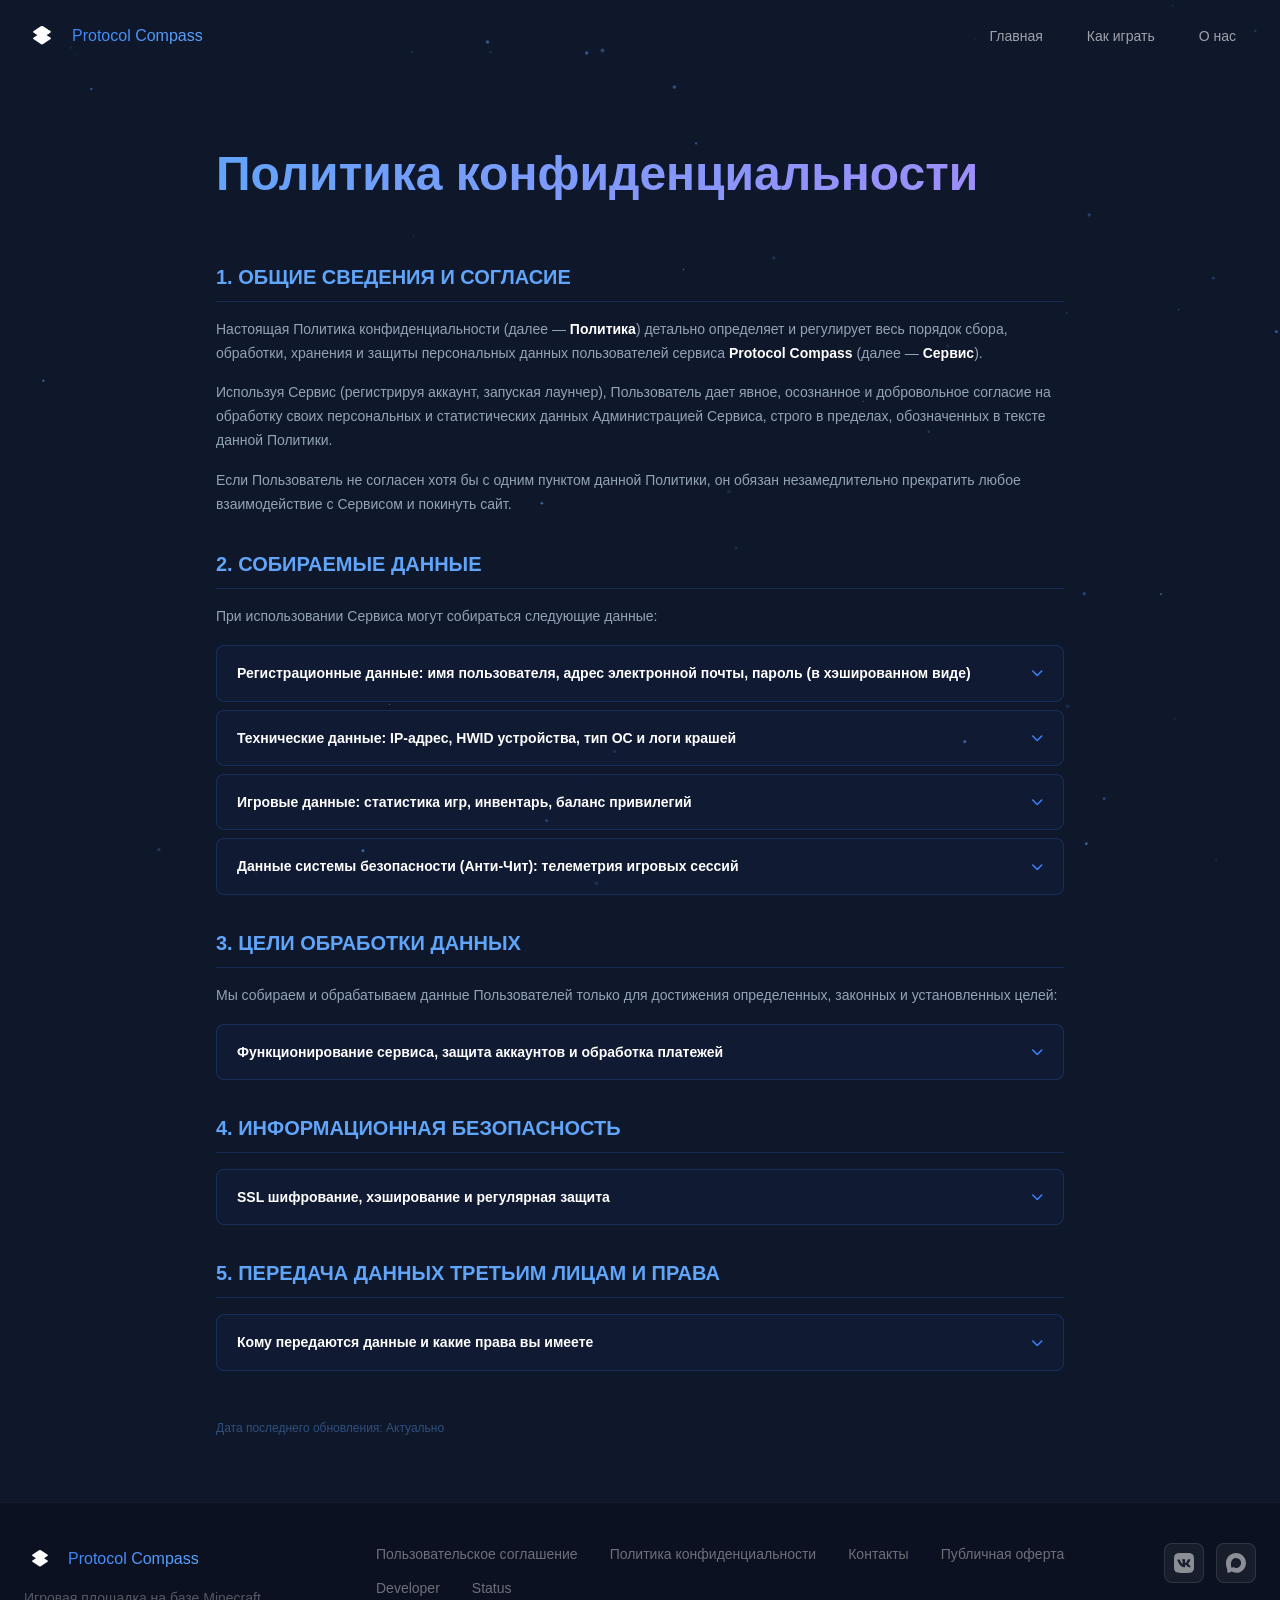
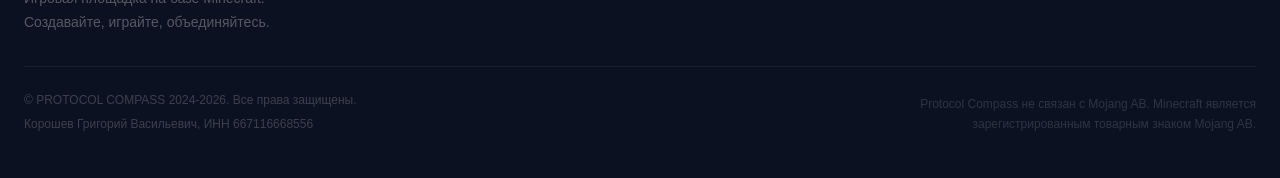
<file: policy.html>
<!doctype html>
<html lang="ru">
  <head>
    <meta charset="UTF-8">
    <meta name="viewport" content="width=device-width, initial-scale=1.0">
    <title>Политика конфиденциальности — Protocol Compass</title>
    <link rel="stylesheet" href="css/style.css">
    <link rel="stylesheet" href="https://cdnjs.cloudflare.com/ajax/libs/font-awesome/6.5.1/css/all.min.css">
  </head>
  <body class="">
    <canvas id="particle-canvas" aria-hidden="true"></canvas>
    <header class="header">
      <div class="header-inner">
        <a href="index.html" class="logo">
          <img src="assets/logo-compass.png" alt="Protocol Compass">
          <span class="gradient-text-blue font-bold text-lg">Protocol Compass</span>
        </a>
        <nav class="nav-desktop">
          <a href="index.html" class="">Главная</a>
          <a href="how-to-play.html" class="">Как играть</a>
          <a href="about.html" class="">О нас</a>
        </nav>
        <button class="mobile-toggle" aria-label="Menu">
          <i class="fas fa-bars"></i>
        </button>
      </div>
      <div class="mobile-menu">
        <a href="index.html" class="">Главная</a>
        <a href="how-to-play.html" class="">Как играть</a>
        <a href="about.html" class="">О нас</a>
      </div>
    </header>
    <main>
      <div class="relative z-10">
        <section class="legal-section">
          <div class="legal-inner">
            <h1 class="legal-title gradient-text anim-fade-up">Политика конфиденциальности</h1>
            <div class="legal-block anim-fade-up delay-1">
              <h2>1. ОБЩИЕ СВЕДЕНИЯ И СОГЛАСИЕ</h2>
              <p>Настоящая Политика конфиденциальности (далее — <strong>Политика</strong>) детально определяет и регулирует весь порядок сбора, обработки, хранения и защиты персональных данных пользователей сервиса <strong>Protocol Compass</strong> (далее — <strong>Сервис</strong>).</p>
              <p>Используя Сервис (регистрируя аккаунт, запуская лаунчер), Пользователь дает явное, осознанное и добровольное согласие на обработку своих персональных и статистических данных Администрацией Сервиса, строго в пределах, обозначенных в тексте данной Политики.</p>
              <p>Если Пользователь не согласен хотя бы с одним пунктом данной Политики, он обязан незамедлительно прекратить любое взаимодействие с Сервисом и покинуть сайт.</p>
            </div>
            <div class="legal-block anim-fade-up delay-2">
              <h2>2. СОБИРАЕМЫЕ ДАННЫЕ</h2>
              <p>При использовании Сервиса могут собираться следующие данные:</p>
              <div class="accordion-item">
                <button class="accordion-header">
                  <span>Регистрационные данные: имя пользователя, адрес электронной почты, пароль (в хэшированном виде)</span>
                  <i class="fas fa-chevron-down"></i>
                </button>
                <div class="accordion-body">
                  <div class="accordion-content">
                    <p>Эти данные используются исключительно для идентификации вас как уникального игрока, а также для смены или восстановления забытых паролей.</p>
                    <p>Пароли никогда не хранятся в открытом виде. Мы используем стойкое одностороннее хэширование, поэтому даже разработчики не могут узнать ваш оригинальный пароль.</p>
                  </div>
                </div>
              </div>
              <div class="accordion-item">
                <button class="accordion-header">
                  <span>Технические данные: IP-адрес, HWID устройства, тип ОС и логи крашей</span>
                  <i class="fas fa-chevron-down"></i>
                </button>
                <div class="accordion-body">
                  <div class="accordion-content">
                    <p>Мы собираем техническую информацию для предотвращения обхода банов, запрещенного ПО (читов) и обеспечения стабильной работы клиента игры. Данные собираются в обезличенном или служебном формате.</p>
                  </div>
                </div>
              </div>
              <div class="accordion-item">
                <button class="accordion-header">
                  <span>Игровые данные: статистика игр, инвентарь, баланс привилегий</span>
                  <i class="fas fa-chevron-down"></i>
                </button>
                <div class="accordion-body">
                  <div class="accordion-content">
                    <p>Эта информация необходима для сохранения вашего прогресса на сервере, синхронизации предметов и отображения вашего баланса в Личном кабинете.</p>
                  </div>
                </div>
              </div>
              <div class="accordion-item">
                <button class="accordion-header">
                  <span>Данные системы безопасности (Анти-Чит): телеметрия игровых сессий</span>
                  <i class="fas fa-chevron-down"></i>
                </button>
                <div class="accordion-body">
                  <div class="accordion-content">
                    <p>Для обеспечения честной игровой среды и предотвращения использования запрещённого программного обеспечения (читов), Лаунчер собирает следующую техническую информацию во время игровых сессий:</p>
                    <ul>
                      <li><strong>Характеристики системы:</strong> версия ОС, модель процессора, объём оперативной памяти, модель видеокарты, разрешение экрана;</li>
                      <li><strong>Список загруженных модулей (DLL):</strong> перечень библиотек, загруженных в память игрового процесса, для обнаружения внедрения стороннего кода;</li>
                      <li><strong>Список активных процессов:</strong> хэш-сумма списка запущенных процессов (без персональных данных) для обнаружения запрещённого ПО;</li>
                      <li><strong>Метрики сессий:</strong> время игры, код завершения процесса, количество heartbeat-сигналов, результаты проверок безопасности;</li>
                      <li><strong>События безопасности:</strong> факты обнаружения подозрительных DLL-инъекций, попыток отладки процесса, модификации файлов модов.</li>
                    </ul>
                    <p>Данные собираются в обезличенном служебном формате и используются <strong>исключительно</strong> для улучшения системы защиты. <strong>Персональные файлы, документы, история браузера и иная частная информация никогда не собираются.</strong></p>
                  </div>
                </div>
              </div>
            </div>
            <div class="legal-block anim-fade-up delay-3">
              <h2>3. ЦЕЛИ ОБРАБОТКИ ДАННЫХ</h2>
              <p>Мы собираем и обрабатываем данные Пользователей только для достижения определенных, законных и установленных целей:</p>
              <div class="accordion-item">
                <button class="accordion-header">
                  <span>Функционирование сервиса, защита аккаунтов и обработка платежей</span>
                  <i class="fas fa-chevron-down"></i>
                </button>
                <div class="accordion-body">
                  <div class="accordion-content">
                    <ul>
                      <li>Обеспечение функционирования Сервиса и предоставления игровых услуг;</li>
                      <li>Точная автоматическая идентификация в Лаунчере и на сервере;</li>
                      <li>Кибербезопасность Сервиса: пресечение мошенничества, выявление злоумышленников по IP и HWID.</li>
                    </ul>
                  </div>
                </div>
              </div>
            </div>
            <div class="legal-block anim-fade-up delay-4">
              <h2>4. ИНФОРМАЦИОННАЯ БЕЗОПАСНОСТЬ</h2>
              <div class="accordion-item">
                <button class="accordion-header">
                  <span>SSL шифрование, хэширование и регулярная защита</span>
                  <i class="fas fa-chevron-down"></i>
                </button>
                <div class="accordion-body">
                  <div class="accordion-content">
                    <p>Администрация осознает всю ответственность за безопасность данных Пользователей. Мы предпринимаем современные организационные и технические методы для защиты:</p>
                    <ul>
                      <li>Использование SSL/TLS криптографии для шифрования сетевого трафика;</li>
                      <li>Одностороннее хэширование паролей пользователей (с использованием криптоустойчивых алгоритмов);</li>
                      <li>Строгое ограничение административного доступа к базам данных.</li>
                    </ul>
                  </div>
                </div>
              </div>
            </div>
            <div class="legal-block anim-fade-up delay-5">
              <h2>5. ПЕРЕДАЧА ДАННЫХ ТРЕТЬИМ ЛИЦАМ И ПРАВА</h2>
              <div class="accordion-item">
                <button class="accordion-header">
                  <span>Кому передаются данные и какие права вы имеете</span>
                  <i class="fas fa-chevron-down"></i>
                </button>
                <div class="accordion-body">
                  <div class="accordion-content">
                    <p>Сервис гарантирует, что <strong>не продает, не передает и не сдает в аренду</strong> персональные данные Пользователей сторонним коммерческим компаниям. Данные передаются только платежному агрегатору для обработки платежей и в уполномоченные государственные органы по официальному запросу (Суды, МВД).</p>
                    <p>Каждый Пользователь нашего сервиса наделен правом запросить информацию о своих данных, исправить их, либо воспользоваться правом на <strong>полное удаление аккаунта ("право на забвение")</strong>, обратившись на наш почтовый адрес.</p>
                    <p>Официальные контакты поддержки: <strong>protocol.compass@gmail.com</strong>.</p>
                  </div>
                </div>
              </div>
            </div>
            <p class="legal-footer">Дата последнего обновления: Актуально</p>
          </div>
        </section>
      </div>
    </main>
    <footer class="footer">
      <div class="footer-inner">
        <div class="footer-top">
          <div class="footer-brand">
            <a href="index.html" class="logo">
              <img src="assets/logo-compass.png" alt="" style="width: 32px; height: 32px">
              <span class="gradient-text-blue font-bold text-lg">Protocol Compass</span>
            </a>
            <p>Игровая площадка на базе Minecraft. Создавайте, играйте, объединяйтесь.</p>
          </div>
          <div class="footer-links">
            <a href="terms.html">Пользовательское соглашение</a>
            <a href="policy.html">Политика конфиденциальности</a>
            <a href="contacts.html">Контакты</a>
            <a href="assets/oferta_667116668556.docx" target="_blank">Публичная оферта</a>
            <a href="https://developer.protocol-compass.ru" target="_blank">Developer</a>
            <a href="https://status.protocol-compass.ru" target="_blank">Status</a>
          </div>
          <div class="footer-social">
            <a href="" target="_blank" rel="noopener noreferrer" aria-label="VK">
              <svg width="20" height="20" viewBox="0 0 24 24" fill="none" xmlns="http://www.w3.org/2000/svg" style="display: inline-block; vertical-align: middle">
                <path d="M15.684 0H8.316C1.592 0 0 1.592 0 8.316v7.368C0 22.408 1.592 24 8.316 24h7.368C22.408 24 24 22.408 24 15.684V8.316C24 1.592 22.408 0 15.684 0zm3.692 17.123h-1.744c-.66 0-.864-.525-2.05-1.714-1.033-1.033-1.49-1.171-1.744-1.171-.356 0-.458.102-.458.593v1.575c0 .424-.135.678-1.253.678-1.846 0-3.896-1.118-5.335-3.202C4.624 10.857 4 8.673 4 8.22c0-.254.102-.491.593-.491h1.744c.44 0 .61.203.78.677.847 2.456 2.274 4.607 2.862 4.607.22 0 .322-.102.322-.66V9.721c-.068-1.186-.695-1.287-.695-1.71 0-.203.17-.407.44-.407h2.744c.373 0 .508.203.508.643v3.473c0 .372.17.508.271.508.22 0 .407-.136.813-.542 1.254-1.406 2.151-3.574 2.151-3.574.119-.254.322-.491.763-.491h1.744c.525 0 .644.27.525.643-.22 1.017-2.354 4.031-2.354 4.031-.186.305-.254.44 0 .78.186.254.796.779 1.203 1.253.745.847 1.32 1.558 1.473 2.05.17.49-.085.744-.576.744z" fill="currentColor"/>
              </svg>
            </a>
            <a href="" target="_blank" rel="noopener noreferrer" aria-label="Max">
              <svg width="20" height="20" viewBox="0 0 42 42" fill="none" xmlns="http://www.w3.org/2000/svg" style="display: inline-block; vertical-align: middle">
                <path fill-rule="evenodd" clip-rule="evenodd" d="M21.39 41.58C17.28 41.58 15.37 40.98 12.05 38.58C9.95 41.28 3.3 43.39 3.01 39.78C3.01 37.07 2.41 34.78 1.73 32.28C0.92 29.2 0 25.77 0 20.8C0 8.93 9.74 0 21.28 0C32.83 0 41.88 9.37 41.88 20.91C41.8986 26.3666 39.7516 31.6076 35.9101 35.4829C32.0686 39.3581 26.8465 41.5509 21.39 41.58ZM21.56 10.26C15.94 9.97 11.56 13.86 10.59 19.96C9.79 25.01 11.21 31.16 12.42 31.48C13 31.62 14.46 30.44 15.37 29.53C16.8747 30.5695 18.627 31.1938 20.45 31.34C23.2493 31.4746 25.9896 30.5057 28.0821 28.6414C30.1745 26.777 31.452 24.1662 31.64 21.37C31.7494 18.568 30.7545 15.8351 28.8694 13.7592C26.9842 11.6833 24.3595 10.4303 21.56 10.27V10.26Z" fill="currentColor"/>
              </svg>
            </a>
          </div>
        </div>
        <div class="footer-bottom">
          <div class="footer-copyright">
            <p>© PROTOCOL COMPASS 2024-2026. Все права защищены.</p>
            <p>Корошев Григорий Васильевич, ИНН 667116668556</p>
          </div>
          <p class="footer-disclaimer">Protocol Compass не связан с Mojang AB. Minecraft является зарегистрированным товарным знаком Mojang AB.</p>
        </div>
      </div>
    </footer>
    <script src="js/main.js"></script>
  </body>
</html>
</file>
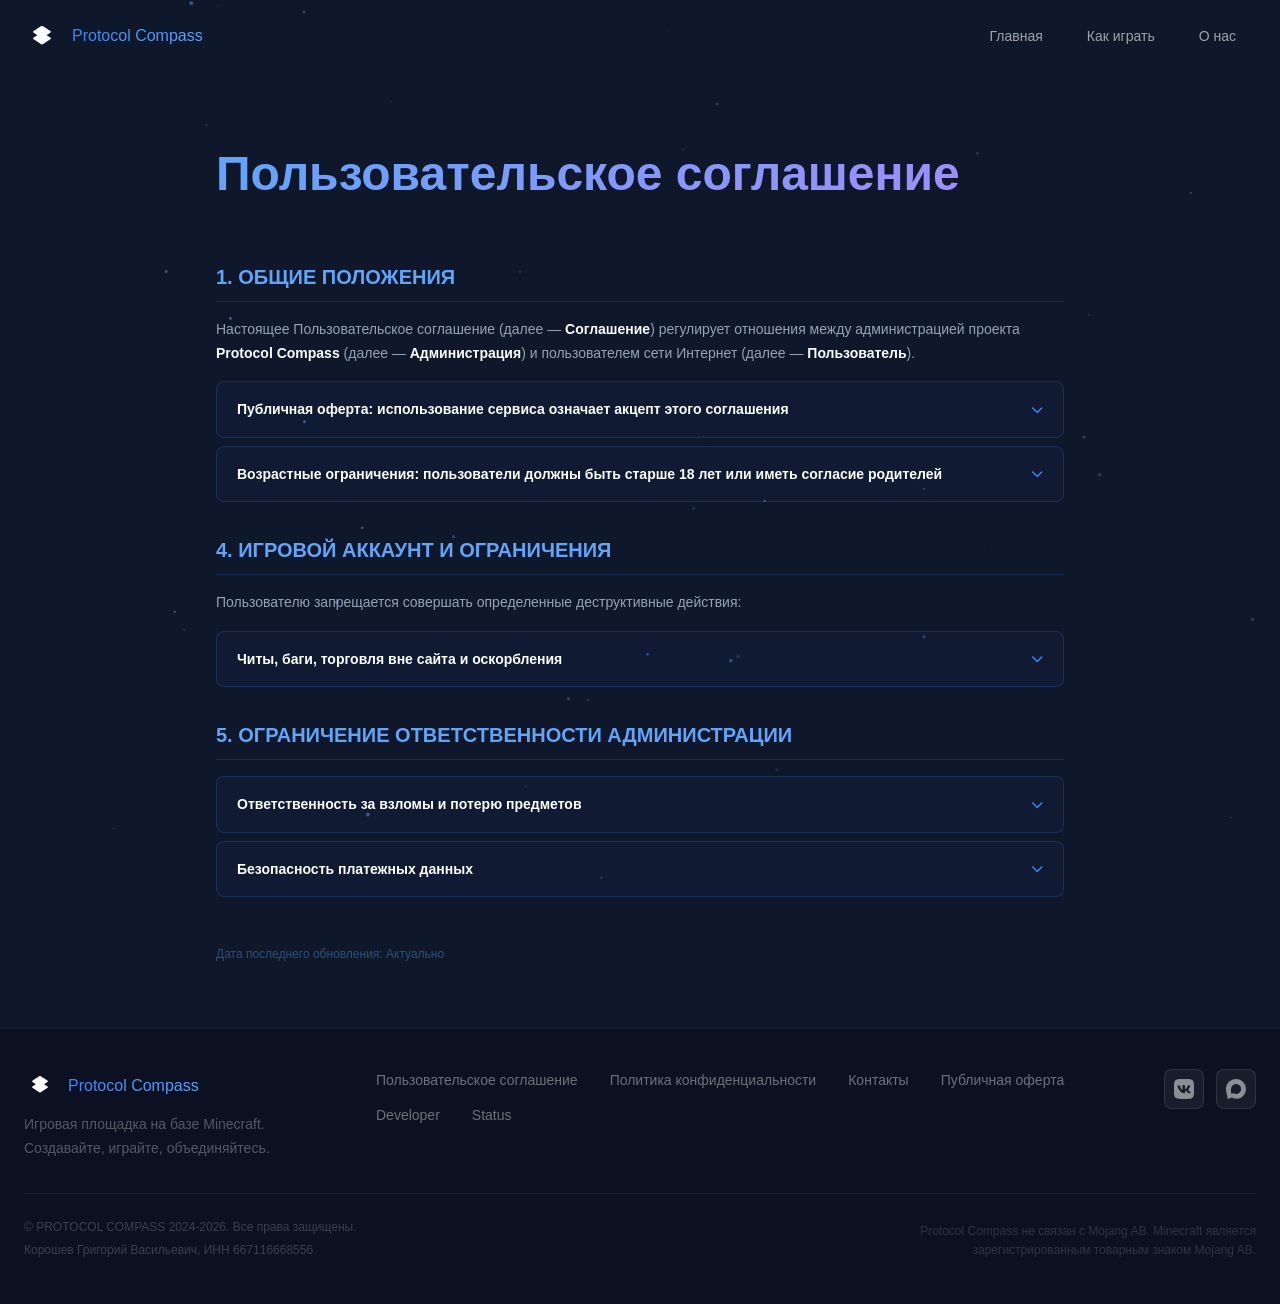
<file: terms.html>
<!doctype html>
<html lang="ru">
  <head>
    <meta charset="UTF-8">
    <meta name="viewport" content="width=device-width, initial-scale=1.0">
    <title>Пользовательское соглашение — Protocol Compass</title>
    <link rel="stylesheet" href="css/style.css">
    <link rel="stylesheet" href="https://cdnjs.cloudflare.com/ajax/libs/font-awesome/6.5.1/css/all.min.css">
  </head>
  <body class="">
    <canvas id="particle-canvas" aria-hidden="true"></canvas>
    <header class="header">
      <div class="header-inner">
        <a href="index.html" class="logo">
          <img src="assets/logo-compass.png" alt="Protocol Compass">
          <span class="gradient-text-blue font-bold text-lg">Protocol Compass</span>
        </a>
        <nav class="nav-desktop">
          <a href="index.html" class="">Главная</a>
          <a href="how-to-play.html" class="">Как играть</a>
          <a href="about.html" class="">О нас</a>
        </nav>
        <button class="mobile-toggle" aria-label="Menu">
          <i class="fas fa-bars"></i>
        </button>
      </div>
      <div class="mobile-menu">
        <a href="index.html" class="">Главная</a>
        <a href="how-to-play.html" class="">Как играть</a>
        <a href="about.html" class="">О нас</a>
      </div>
    </header>
    <main>
      <div class="relative z-10">
        <section class="legal-section">
          <div class="legal-inner">
            <h1 class="legal-title gradient-text anim-fade-up">Пользовательское соглашение</h1>
            <div class="legal-block anim-fade-up delay-1">
              <h2>1. ОБЩИЕ ПОЛОЖЕНИЯ</h2>
              <p>Настоящее Пользовательское соглашение (далее — <strong>Соглашение</strong>) регулирует отношения между администрацией проекта <strong>Protocol Compass</strong> (далее — <strong>Администрация</strong>) и пользователем сети Интернет (далее — <strong>Пользователь</strong>).</p>
              <div class="accordion-item">
                <button class="accordion-header">
                  <span>Публичная оферта: использование сервиса означает акцепт этого соглашения</span>
                  <i class="fas fa-chevron-down"></i>
                </button>
                <div class="accordion-body">
                  <div class="accordion-content">
                    <p>Настоящее Соглашение является официальной публичной офертой (в соответствии со ст. 437 Гражданского кодекса РФ). Полным и безоговорочным акцептом (принятием) условий оферты является регистрация учетной записи на платформе Protocol Compass, а также использование Сервиса.</p>
                  </div>
                </div>
              </div>
              <div class="accordion-item">
                <button class="accordion-header">
                  <span>Возрастные ограничения: пользователи должны быть старше 18 лет или иметь согласие родителей</span>
                  <i class="fas fa-chevron-down"></i>
                </button>
                <div class="accordion-body">
                  <div class="accordion-content">
                    <p>Используя Сервис, регистрируясь и совершая любые платежи, Пользователь полностью гарантирует и подтверждает, что он достиг совершеннолетия (18 лет).</p>
                    <p>Если Пользователь не достиг 18-летнего возраста, совершая данные действия, он гарантирует, что предварительно получил законное и проверяемое согласие своих родителей (либо законных представителей) на регистрацию и совершение любых финансовых транзакций.</p>
                  </div>
                </div>
              </div>
            </div>
            <div class="legal-block anim-fade-up delay-2">
              <h2>4. ИГРОВОЙ АККАУНТ И ОГРАНИЧЕНИЯ</h2>
              <p>Пользователю запрещается совершать определенные деструктивные действия:</p>
              <div class="accordion-item">
                <button class="accordion-header">
                  <span>Читы, баги, торговля вне сайта и оскорбления</span>
                  <i class="fas fa-chevron-down"></i>
                </button>
                <div class="accordion-body">
                  <div class="accordion-content">
                    <p>В рамках использования Сервиса Пользователю <strong>строжайше запрещается</strong>:</p>
                    <ul>
                      <li>Использовать стороннее программное обеспечение (читы, макросы, кликеры), дающее преимущество;</li>
                      <li>Искать или эксплуатировать баги и критические уязвимости игрового клиента;</li>
                      <li>Публично оскорблять игроков, угрожать расправой, нарушать нормы морали;</li>
                      <li>Торговать аккаунтами вне официальной платформы Сервиса (черный рынок);</li>
                    </ul>
                    <p>Доказанное нарушение любых из данных правил влечет за собой безусловную и немедленную блокировку (бан) аккаунта (вплоть до необратимой перманентной блокировки аппаратного железа по HWID). Компенсация заблокированных аккаунтов не производится.</p>
                  </div>
                </div>
              </div>
            </div>
            <div class="legal-block anim-fade-up delay-3">
              <h2>5. ОГРАНИЧЕНИЕ ОТВЕТСТВЕННОСТИ АДМИНИСТРАЦИИ</h2>
              <div class="accordion-item">
                <button class="accordion-header">
                  <span>Ответственность за взломы и потерю предметов</span>
                  <i class="fas fa-chevron-down"></i>
                </button>
                <div class="accordion-body">
                  <div class="accordion-content">
                    <p>Администрация ни при каких обстоятельствах не несет ответственности за утрату Пользователем игровых блоков, предметов, виртуальной валюты или глобального прогресса в случаях несанкционированного доступа к аккаунту (взлома) по неосторожной вине Пользователя (компрометация пароля, переход по фальшивым ссылкам).</p>
                  </div>
                </div>
              </div>
              <div class="accordion-item">
                <button class="accordion-header">
                  <span>Безопасность платежных данных</span>
                  <i class="fas fa-chevron-down"></i>
                </button>
                <div class="accordion-body">
                  <div class="accordion-content">
                    <p> Любые банковские данные Пользователя вводятся исключительно на защищенных страницах платежного шлюза платежного агрегатора по стандартам безопасности PCI DSS.</p>
                    <p>Администрация проекта Protocol Compass ни при каких обстоятельствах самостоятельно не собирает, не обрабатывает и не хранит данные банковских карт Пользователей.</p>
                  </div>
                </div>
              </div>
            </div>
            <p class="legal-footer">Дата последнего обновления: Актуально</p>
          </div>
        </section>
      </div>
    </main>
    <footer class="footer">
      <div class="footer-inner">
        <div class="footer-top">
          <div class="footer-brand">
            <a href="index.html" class="logo">
              <img src="assets/logo-compass.png" alt="" style="width: 32px; height: 32px">
              <span class="gradient-text-blue font-bold text-lg">Protocol Compass</span>
            </a>
            <p>Игровая площадка на базе Minecraft. Создавайте, играйте, объединяйтесь.</p>
          </div>
          <div class="footer-links">
            <a href="terms.html">Пользовательское соглашение</a>
            <a href="policy.html">Политика конфиденциальности</a>
            <a href="contacts.html">Контакты</a>
            <a href="assets/oferta_667116668556.docx" target="_blank">Публичная оферта</a>
            <a href="https://developer.protocol-compass.ru" target="_blank">Developer</a>
            <a href="https://status.protocol-compass.ru" target="_blank">Status</a>
          </div>
          <div class="footer-social">
            <a href="" target="_blank" rel="noopener noreferrer" aria-label="VK">
              <svg width="20" height="20" viewBox="0 0 24 24" fill="none" xmlns="http://www.w3.org/2000/svg" style="display: inline-block; vertical-align: middle">
                <path d="M15.684 0H8.316C1.592 0 0 1.592 0 8.316v7.368C0 22.408 1.592 24 8.316 24h7.368C22.408 24 24 22.408 24 15.684V8.316C24 1.592 22.408 0 15.684 0zm3.692 17.123h-1.744c-.66 0-.864-.525-2.05-1.714-1.033-1.033-1.49-1.171-1.744-1.171-.356 0-.458.102-.458.593v1.575c0 .424-.135.678-1.253.678-1.846 0-3.896-1.118-5.335-3.202C4.624 10.857 4 8.673 4 8.22c0-.254.102-.491.593-.491h1.744c.44 0 .61.203.78.677.847 2.456 2.274 4.607 2.862 4.607.22 0 .322-.102.322-.66V9.721c-.068-1.186-.695-1.287-.695-1.71 0-.203.17-.407.44-.407h2.744c.373 0 .508.203.508.643v3.473c0 .372.17.508.271.508.22 0 .407-.136.813-.542 1.254-1.406 2.151-3.574 2.151-3.574.119-.254.322-.491.763-.491h1.744c.525 0 .644.27.525.643-.22 1.017-2.354 4.031-2.354 4.031-.186.305-.254.44 0 .78.186.254.796.779 1.203 1.253.745.847 1.32 1.558 1.473 2.05.17.49-.085.744-.576.744z" fill="currentColor"/>
              </svg>
            </a>
            <a href="" target="_blank" rel="noopener noreferrer" aria-label="Max">
              <svg width="20" height="20" viewBox="0 0 42 42" fill="none" xmlns="http://www.w3.org/2000/svg" style="display: inline-block; vertical-align: middle">
                <path fill-rule="evenodd" clip-rule="evenodd" d="M21.39 41.58C17.28 41.58 15.37 40.98 12.05 38.58C9.95 41.28 3.3 43.39 3.01 39.78C3.01 37.07 2.41 34.78 1.73 32.28C0.92 29.2 0 25.77 0 20.8C0 8.93 9.74 0 21.28 0C32.83 0 41.88 9.37 41.88 20.91C41.8986 26.3666 39.7516 31.6076 35.9101 35.4829C32.0686 39.3581 26.8465 41.5509 21.39 41.58ZM21.56 10.26C15.94 9.97 11.56 13.86 10.59 19.96C9.79 25.01 11.21 31.16 12.42 31.48C13 31.62 14.46 30.44 15.37 29.53C16.8747 30.5695 18.627 31.1938 20.45 31.34C23.2493 31.4746 25.9896 30.5057 28.0821 28.6414C30.1745 26.777 31.452 24.1662 31.64 21.37C31.7494 18.568 30.7545 15.8351 28.8694 13.7592C26.9842 11.6833 24.3595 10.4303 21.56 10.27V10.26Z" fill="currentColor"/>
              </svg>
            </a>
          </div>
        </div>
        <div class="footer-bottom">
          <div class="footer-copyright">
            <p>© PROTOCOL COMPASS 2024-2026. Все права защищены.</p>
            <p>Корошев Григорий Васильевич, ИНН 667116668556</p>
          </div>
          <p class="footer-disclaimer">Protocol Compass не связан с Mojang AB. Minecraft является зарегистрированным товарным знаком Mojang AB.</p>
        </div>
      </div>
    </footer>
    <script src="js/main.js"></script>
  </body>
</html>
</file>
<file: css/style.css>
:root {
  --primary: #3b82f6;
  --primary-light: #60a5fa;
  --primary-dark: #2563eb;
  --surface: #0f172a;
  --surface-light: #1e293b;
  --accent-blue: #60a5fa;
  --accent-muted: #94a3b8;
  --vk: #4c75a3;
  --max: #4681f4;
}

*,
*::before,
*::after {
  margin: 0;
  padding: 0;
  box-sizing: border-box;
}

html {
  scroll-behavior: smooth;
}

body {
  font-family:
    -apple-system, BlinkMacSystemFont, "Segoe UI", Roboto, sans-serif;
  background: var(--surface);
  color: #fff;
  line-height: 1.6;
  overflow-x: hidden;
}

a {
  text-decoration: none;
  color: inherit;
}

img {
  max-width: 100%;
  display: block;
}

.gradient-text {
  background: linear-gradient(135deg, #60a5fa, #a78bfa);
  -webkit-background-clip: text;
  -webkit-text-fill-color: transparent;
  background-clip: text;
}

.gradient-text-blue {
  background: linear-gradient(135deg, #3b82f6, #60a5fa);
  -webkit-background-clip: text;
  -webkit-text-fill-color: transparent;
  background-clip: text;
}

.glass {
  background: rgba(30, 41, 59, 0.6);
  backdrop-filter: blur(12px);
  border: 1px solid rgba(255, 255, 255, 0.08);
}

.glass-dark {
  background: rgba(15, 23, 42, 0.85);
  backdrop-filter: blur(16px);
}

.glow-button {
  box-shadow: 0 0 20px rgba(59, 130, 246, 0.3);
}

.glow-blue {
  box-shadow: 0 0 40px rgba(59, 130, 246, 0.15);
}

@keyframes pulse-slow {
  0%,
  100% {
    opacity: 1;
  }
  50% {
    opacity: 0.5;
  }
}

@keyframes fadeInUp {
  from {
    opacity: 0;
    transform: translateY(40px);
  }
  to {
    opacity: 1;
    transform: translateY(0);
  }
}

@keyframes fadeIn {
  from {
    opacity: 0;
  }
  to {
    opacity: 1;
  }
}

@keyframes scaleIn {
  from {
    opacity: 0;
    transform: scale(0.9);
  }
  to {
    opacity: 1;
    transform: scale(1);
  }
}

.animate-pulse-slow {
  animation: pulse-slow 3s ease-in-out infinite;
}

.anim-fade-up {
  animation: fadeInUp 0.8s ease-out forwards;
}

.anim-fade {
  animation: fadeIn 0.6s ease-out forwards;
}

.anim-scale {
  animation: scaleIn 1s ease-out forwards;
}

.delay-1 {
  animation-delay: 0.1s;
}
.delay-2 {
  animation-delay: 0.2s;
}
.delay-3 {
  animation-delay: 0.3s;
}
.delay-4 {
  animation-delay: 0.4s;
}
.delay-5 {
  animation-delay: 0.5s;
}
.delay-6 {
  animation-delay: 0.6s;
}

.reveal {
  opacity: 0;
  transform: translateY(30px);
  transition: all 0.8s ease-out;
}

.reveal.visible {
  opacity: 1;
  transform: translateY(0);
}

.header {
  position: fixed;
  top: 0;
  left: 0;
  right: 0;
  z-index: 50;
  transition: all 0.5s ease;
  height: 72px;
}

.header.scrolled {
  background: rgba(15, 23, 42, 0.85);
  backdrop-filter: blur(16px);
  border-bottom: 1px solid rgba(255, 255, 255, 0.1);
  box-shadow: 0 10px 30px rgba(0, 0, 0, 0.2);
}

.header-inner {
  max-width: 1280px;
  margin: 0 auto;
  padding: 0 24px;
  height: 100%;
  display: flex;
  align-items: center;
  justify-content: space-between;
}

.logo {
  display: flex;
  align-items: center;
  gap: 12px;
}

.logo img {
  width: 36px;
  height: 36px;
  object-fit: contain;
  transition: transform 0.3s;
}

.logo:hover img {
  transform: scale(1.1);
}

.nav-desktop {
  display: none;
}

.nav-desktop a {
  position: relative;
  padding: 8px 20px;
  border-radius: 8px;
  font-size: 14px;
  font-weight: 500;
  transition: all 0.3s;
  color: rgba(255, 255, 255, 0.6);
}

.nav-desktop a:hover {
  color: #fff;
  background: rgba(255, 255, 255, 0.05);
}

.nav-desktop a.active {
  color: #fff;
  background: rgba(255, 255, 255, 0.1);
}

.nav-desktop a.active::after {
  content: "";
  position: absolute;
  bottom: 0;
  left: 50%;
  transform: translateX(-50%);
  width: 24px;
  height: 2px;
  background: linear-gradient(90deg, var(--primary), var(--primary-light));
  border-radius: 1px;
}

.mobile-toggle {
  display: flex;
  width: 40px;
  height: 40px;
  align-items: center;
  justify-content: center;
  border-radius: 8px;
  color: rgba(255, 255, 255, 0.7);
  background: transparent;
  border: none;
  cursor: pointer;
  font-size: 18px;
  transition: all 0.3s;
}

.mobile-toggle:hover {
  color: #fff;
  background: rgba(255, 255, 255, 0.1);
}

.mobile-menu {
  display: none;
  background: rgba(15, 23, 42, 0.95);
  backdrop-filter: blur(16px);
  border-top: 1px solid rgba(255, 255, 255, 0.1);
  padding: 16px 24px;
}

.mobile-menu.open {
  display: block;
}

.mobile-menu a {
  display: block;
  padding: 12px 16px;
  border-radius: 8px;
  font-size: 14px;
  font-weight: 500;
  transition: all 0.3s;
  color: rgba(255, 255, 255, 0.6);
  margin-bottom: 4px;
}

.mobile-menu a:hover,
.mobile-menu a.active {
  color: #fff;
  background: rgba(255, 255, 255, 0.1);
}

main {
  position: relative;
  z-index: 10;
  padding-top: 72px;
}

.hero {
  min-height: calc(100vh - 72px);
  display: flex;
  align-items: center;
  padding: 80px 0;
}

.hero-inner {
  max-width: 1280px;
  margin: 0 auto;
  padding: 0 24px;
  width: 100%;
  display: flex;
  flex-direction: column;
  align-items: center;
  gap: 40px;
}

@media (min-width: 1024px) {
  .hero-inner {
    flex-direction: row;
    gap: 80px;
  }
}

.hero-content {
  flex: 1;
  max-width: 640px;
}

.hero-badge {
  display: inline-flex;
  align-items: center;
  gap: 8px;
  padding: 6px 16px;
  border-radius: 9999px;
  background: rgba(59, 130, 246, 0.1);
  border: 1px solid rgba(59, 130, 246, 0.2);
  margin-bottom: 24px;
  font-size: 12px;
  font-weight: 600;
  text-transform: uppercase;
  letter-spacing: 0.05em;
  color: var(--accent-blue);
}

.hero-badge .dot {
  width: 8px;
  height: 8px;
  border-radius: 50%;
  background: #4ade80;
}

.hero-title {
  font-size: 3rem;
  font-weight: 800;
  line-height: 1.05;
  letter-spacing: -0.02em;
  margin-bottom: 24px;
}

@media (min-width: 640px) {
  .hero-title {
    font-size: 3.75rem;
  }
}

@media (min-width: 1024px) {
  .hero-title {
    font-size: 4.5rem;
  }
}

.hero-subtitle {
  font-size: 1.25rem;
  font-weight: 700;
  color: #fff;
  margin-bottom: 16px;
}

@media (min-width: 640px) {
  .hero-subtitle {
    font-size: 1.5rem;
  }
}

.hero-desc {
  font-size: 1.125rem;
  color: rgba(148, 163, 184, 0.8);
  line-height: 1.7;
  margin-bottom: 40px;
  max-width: 512px;
}

.hero-buttons {
  display: flex;
  flex-direction: column;
  gap: 16px;
}

@media (min-width: 640px) {
  .hero-buttons {
    flex-direction: row;
  }
}

.btn {
  display: inline-flex;
  align-items: center;
  justify-content: center;
  gap: 12px;
  padding: 16px 32px;
  border-radius: 12px;
  font-weight: 700;
  font-size: 1rem;
  transition: all 0.3s;
  position: relative;
  overflow: hidden;
}

.btn-primary {
  background: linear-gradient(90deg, var(--primary-dark), var(--primary));
  color: #fff;
  box-shadow: 0 0 20px rgba(59, 130, 246, 0.3);
}

.btn-primary:hover {
  transform: scale(1.03);
}

.btn-primary:active {
  transform: scale(0.98);
}

.btn-vk {
  background: rgba(76, 117, 163, 0.15);
  border: 1px solid rgba(76, 117, 163, 0.25);
  color: #fff;
}

.btn-vk:hover {
  background: rgba(76, 117, 163, 0.25);
  border-color: rgba(76, 117, 163, 0.4);
  transform: scale(1.03);
}

.btn-max {
  background: rgba(70, 129, 244, 0.15);
  border: 1px solid rgba(42, 92, 170, 0.25);
  color: #fff;
}

.btn-max:hover {
  background: rgba(70, 129, 244, 0.25);
  border-color: rgba(42, 92, 170, 0.4);
  transform: scale(1.03);
}

.hero-note {
  margin-top: 16px;
  font-size: 14px;
  color: rgba(96, 165, 250, 0.5);
}

.hero-image {
  flex: 1;
  max-width: 576px;
  width: 100%;
}

.hero-image-inner {
  position: relative;
  border-radius: 24px;
  overflow: hidden;
  border: 1px solid rgba(255, 255, 255, 0.1);
  box-shadow: 0 0 40px rgba(59, 130, 246, 0.15);
  aspect-ratio: 4/3;
}

.hero-image-inner img {
  width: 100%;
  height: 100%;
  object-fit: cover;
}

.hero-image-inner::after {
  content: "";
  position: absolute;
  inset: 0;
  background: linear-gradient(
    to top right,
    rgba(59, 130, 246, 0.1),
    transparent
  );
}

.platforms-section {
  position: relative;
  padding: 96px 0;
  border-top: 1px solid rgba(255, 255, 255, 0.05);
}

.platforms-section::before {
  content: "";
  position: absolute;
  inset: 0;
  background: linear-gradient(
    to bottom,
    transparent,
    rgba(30, 41, 59, 0.3),
    transparent
  );
  pointer-events: none;
}

.section-header {
  text-align: center;
  margin-bottom: 64px;
}

.section-badge {
  display: inline-flex;
  align-items: center;
  gap: 8px;
  padding: 6px 16px;
  border-radius: 9999px;
  background: rgba(59, 130, 246, 0.1);
  border: 1px solid rgba(59, 130, 246, 0.2);
  margin-bottom: 24px;
  font-size: 12px;
  font-weight: 600;
  text-transform: uppercase;
  letter-spacing: 0.05em;
  color: var(--accent-blue);
}

.section-title {
  font-size: 2.25rem;
  font-weight: 700;
  color: #fff;
  margin-bottom: 16px;
}

@media (min-width: 640px) {
  .section-title {
    font-size: 3rem;
  }
}

.section-subtitle {
  font-size: 1.125rem;
  color: rgba(148, 163, 184, 0.7);
  max-width: 448px;
  margin: 0 auto;
}

.platforms-grid {
  max-width: 1280px;
  margin: 0 auto;
  padding: 0 24px;
  display: grid;
  grid-template-columns: 1fr;
  gap: 24px;
}

@media (min-width: 768px) {
  .platforms-grid {
    grid-template-columns: repeat(3, 1fr);
  }
}

.platform-card {
  background: rgba(30, 41, 59, 0.6);
  backdrop-filter: blur(12px);
  border: 1px solid rgba(255, 255, 255, 0.08);
  border-radius: 16px;
  padding: 32px;
  text-align: center;
  transition: all 0.5s;
  position: relative;
}

.platform-card:hover {
  transform: translateY(-8px);
  border-color: rgba(59, 130, 246, 0.3);
}

.platform-badge {
  position: absolute;
  top: 16px;
  right: 16px;
  font-size: 10px;
  font-weight: 700;
  text-transform: uppercase;
  letter-spacing: 0.05em;
  padding: 4px 10px;
  border-radius: 9999px;
  background: rgba(245, 158, 11, 0.2);
  color: #fbbf24;
  border: 1px solid rgba(245, 158, 11, 0.3);
}

.platform-icon {
  width: 56px;
  height: 56px;
  border-radius: 12px;
  display: flex;
  align-items: center;
  justify-content: center;
  margin: 0 auto 24px;
  font-size: 1.5rem;
  color: #fff;
  transition: transform 0.3s;
}

.platform-card:hover .platform-icon {
  transform: scale(1.1);
}

.platform-icon.windows {
  background: linear-gradient(135deg, #0078d7, #005a9e);
}

.platform-icon.linux {
  background: linear-gradient(135deg, #fcc624, #e95420);
}

.platform-icon.macos {
  background: linear-gradient(135deg, #333, #000);
}

.platform-card h3 {
  font-size: 1.25rem;
  font-weight: 700;
  color: #fff;
  margin-bottom: 12px;
}

.platform-card p {
  font-size: 14px;
  color: rgba(148, 163, 184, 0.7);
  line-height: 1.7;
}

.steps-section {
  padding: 96px 0;
}

.steps-inner {
  max-width: 896px;
  margin: 0 auto;
  padding: 0 24px;
}

.steps-list {
  display: flex;
  flex-direction: column;
  gap: 24px;
}

.step-card {
  display: flex;
  align-items: flex-start;
  gap: 24px;
  background: rgba(30, 41, 59, 0.6);
  backdrop-filter: blur(12px);
  border: 1px solid rgba(255, 255, 255, 0.08);
  border-radius: 16px;
  padding: 24px 32px;
  transition: all 0.5s;
}

.step-card:hover {
  border-color: rgba(59, 130, 246, 0.3);
  transform: translateY(-4px);
}

.step-icon {
  flex-shrink: 0;
  width: 56px;
  height: 56px;
  border-radius: 12px;
  background: linear-gradient(135deg, var(--primary-dark), var(--primary));
  display: flex;
  align-items: center;
  justify-content: center;
  color: #fff;
  font-size: 1.25rem;
  transition: transform 0.3s;
}

.step-card:hover .step-icon {
  transform: scale(1.1);
}

.step-content {
  flex: 1;
}

.step-num {
  font-size: 12px;
  font-weight: 700;
  text-transform: uppercase;
  letter-spacing: 0.05em;
  color: rgba(96, 165, 250, 0.6);
  margin-bottom: 8px;
}

.step-content h3 {
  font-size: 1.25rem;
  font-weight: 700;
  color: #fff;
  margin-bottom: 8px;
}

.step-content p {
  color: rgba(148, 163, 184, 0.7);
  line-height: 1.7;
}

.cta-section {
  text-align: center;
  margin-top: 64px;
}

.about-section {
  min-height: calc(100vh - 72px);
  display: flex;
  align-items: center;
  padding: 80px 0;
}

.about-box {
  background: rgba(30, 41, 59, 0.6);
  backdrop-filter: blur(12px);
  border: 1px solid rgba(255, 255, 255, 0.1);
  border-radius: 16px;
  padding: 32px;
  margin-bottom: 32px;
  transition: border-color 0.3s;
}

.about-box:hover {
  border-color: rgba(59, 130, 246, 0.2);
}

.about-box p {
  font-size: 1.125rem;
  color: rgba(148, 163, 184, 0.9);
  line-height: 1.7;
  margin-bottom: 16px;
}

.about-box p:last-child {
  margin-bottom: 0;
}

.about-box .highlight {
  color: var(--accent-blue);
  font-weight: 600;
}

.about-image {
  flex: 1;
  max-width: 576px;
  width: 100%;
}

.about-image-inner {
  position: relative;
  border-radius: 24px;
  overflow: hidden;
  background: rgba(30, 41, 59, 0.6);
  backdrop-filter: blur(12px);
  border: 1px solid rgba(255, 255, 255, 0.05);
  aspect-ratio: 1/1;
  display: flex;
  align-items: center;
  justify-content: center;
}

.about-image-inner::before {
  content: "";
  position: absolute;
  inset: 0;
  background: radial-gradient(
    ellipse at center,
    rgba(59, 130, 246, 0.2),
    transparent
  );
}

.about-image-inner i {
  font-size: 8rem;
  color: rgba(59, 130, 246, 0.3);
  animation: pulse-slow 3s ease-in-out infinite;
}

.contacts-section {
  padding: 64px 0;
}

.contacts-inner {
  max-width: 896px;
  margin: 0 auto;
  padding: 0 24px;
}

.contacts-grid {
  display: grid;
  grid-template-columns: 1fr;
  gap: 24px;
}

@media (min-width: 768px) {
  .contacts-grid {
    grid-template-columns: repeat(2, 1fr);
  }
}

@media (min-width: 1024px) {
  .contacts-grid {
    grid-template-columns: repeat(3, 1fr);
  }
}

.contact-card {
  background: rgba(30, 41, 59, 0.5);
  border: 1px solid rgba(59, 130, 246, 0.2);
  border-radius: 16px;
  padding: 24px;
  transition: all 0.3s;
}

.contact-card:hover {
  transform: translateY(-4px);
  box-shadow: 0 15px 30px rgba(0, 0, 0, 0.3);
  border-color: rgba(59, 130, 246, 0.4);
}

.contact-icon {
  width: 48px;
  height: 48px;
  border-radius: 12px;
  display: flex;
  align-items: center;
  justify-content: center;
  color: #fff;
  font-size: 1.25rem;
  margin-bottom: 20px;
  transition: transform 0.3s;
}

.contact-card:hover .contact-icon {
  transform: scale(1.1);
}

.contact-icon.vk {
  background: linear-gradient(135deg, #4c75a3, #3b5e8c);
}
.contact-icon.max {
  background: linear-gradient(135deg, #ff6b00, #cc5500);
}
.contact-icon.email {
  background: linear-gradient(135deg, var(--primary), var(--primary-dark));
}

.contact-card h3 {
  font-size: 1.125rem;
  font-weight: 700;
  color: #fff;
  margin-bottom: 8px;
}

.contact-card p {
  font-size: 14px;
  color: rgba(148, 163, 184, 0.8);
  line-height: 1.7;
  margin-bottom: 16px;
  min-height: 60px;
}

.contact-link {
  display: inline-flex;
  align-items: center;
  gap: 8px;
  font-size: 14px;
  font-weight: 600;
  color: var(--primary-light);
  transition: color 0.3s;
}

.contact-link:hover {
  color: var(--accent-blue);
}

.legal-section {
  padding: 64px 0;
}

.legal-inner {
  max-width: 896px;
  margin: 0 auto;
  padding: 0 24px;
}

.legal-title {
  font-size: 2.25rem;
  font-weight: 800;
  margin-bottom: 48px;
}

@media (min-width: 640px) {
  .legal-title {
    font-size: 3rem;
  }
}

.legal-block {
  margin-bottom: 32px;
}

.legal-block h2 {
  font-size: 1.25rem;
  font-weight: 700;
  color: var(--primary-light);
  margin-bottom: 16px;
  padding-bottom: 8px;
  border-bottom: 1px solid rgba(59, 130, 246, 0.2);
}

.legal-block > p {
  font-size: 14px;
  color: var(--accent-muted);
  line-height: 1.7;
  margin-bottom: 16px;
}

.legal-block strong {
  color: #fff;
}

.accordion-item {
  margin-bottom: 8px;
  border-radius: 8px;
  background: rgba(30, 58, 138, 0.1);
  border: 1px solid rgba(59, 130, 246, 0.2);
  overflow: hidden;
  transition: all 0.3s;
}

.accordion-header {
  width: 100%;
  display: flex;
  align-items: center;
  justify-content: space-between;
  padding: 16px 20px;
  text-align: left;
  background: none;
  border: none;
  cursor: pointer;
  color: rgba(148, 163, 184, 0.85);
  font-size: 14px;
  line-height: 1.6;
  transition: background 0.3s;
}

.accordion-header:hover {
  background: rgba(59, 130, 246, 0.05);
}

.accordion-header span {
  font-weight: 700;
  color: #fff;
  padding-right: 16px;
}

.accordion-header i {
  color: var(--primary);
  font-size: 12px;
  transition: transform 0.3s;
  flex-shrink: 0;
}

.accordion-item.open .accordion-header i {
  transform: rotate(180deg);
}

.accordion-body {
  max-height: 0;
  overflow: hidden;
  transition: max-height 0.4s ease-out;
}

.accordion-item.open .accordion-body {
  max-height: 2000px;
}

.accordion-content {
  padding: 16px 20px;
  border-top: 1px solid rgba(59, 130, 246, 0.1);
  font-size: 14px;
  color: rgba(148, 163, 184, 0.85);
  line-height: 1.7;
  background: rgba(15, 23, 42, 0.4);
}

.accordion-content p {
  margin-bottom: 12px;
}

.accordion-content ul {
  list-style: disc;
  padding-left: 20px;
  margin-top: 8px;
}

.accordion-content li {
  margin-bottom: 4px;
}

.accordion-content strong {
  color: #fff;
}

.legal-footer {
  margin-top: 48px;
  font-size: 12px;
  color: rgba(96, 165, 250, 0.4);
}

.footer {
  position: relative;
  border-top: 1px solid rgba(255, 255, 255, 0.05);
  background: #0b1120;
}

.footer-inner {
  max-width: 1280px;
  margin: 0 auto;
  padding: 40px 24px;
}

.footer-top {
  display: flex;
  flex-direction: column;
  gap: 32px;
  margin-bottom: 32px;
}

@media (min-width: 1024px) {
  .footer-top {
    flex-direction: row;
    align-items: flex-start;
    justify-content: space-between;
  }
}

.footer-brand {
  max-width: 320px;
}

.footer-brand p {
  font-size: 14px;
  color: rgba(255, 255, 255, 0.3);
  line-height: 1.7;
  margin-top: 12px;
}

.footer-links {
  display: flex;
  flex-wrap: wrap;
  gap: 12px 32px;
}

.footer-links a {
  font-size: 14px;
  color: rgba(255, 255, 255, 0.4);
  transition: color 0.3s;
}

.footer-links a:hover {
  color: var(--accent-blue);
}

.footer-social {
  display: flex;
  gap: 12px;
}

.footer-social a {
  width: 40px;
  height: 40px;
  border-radius: 8px;
  background: rgba(255, 255, 255, 0.05);
  border: 1px solid rgba(255, 255, 255, 0.1);
  display: flex;
  align-items: center;
  justify-content: center;
  color: rgba(255, 255, 255, 0.5);
  transition: all 0.3s;
}

.footer-social a:hover {
  color: var(--vk);
  border-color: rgba(76, 117, 163, 0.3);
  background: rgba(76, 117, 163, 0.1);
}

.footer-social a:last-child:hover {
  color: var(--max);
  border-color: rgba(70, 129, 244, 0.3);
  background: rgba(42, 92, 170, 0.1);
}

.footer-bottom {
  border-top: 1px solid rgba(255, 255, 255, 0.05);
  padding-top: 24px;
  display: flex;
  flex-direction: column;
  gap: 16px;
  align-items: center;
}

@media (min-width: 640px) {
  .footer-bottom {
    flex-direction: row;
    justify-content: space-between;
  }
}

.footer-copyright {
  font-size: 12px;
  color: rgba(255, 255, 255, 0.2);
  text-align: center;
}

.footer-copyright p {
  margin-bottom: 4px;
}

.footer-disclaimer {
  font-size: 12px;
  color: rgba(255, 255, 255, 0.15);
  text-align: center;
  max-width: 448px;
}
@media (min-width: 640px) {
  .footer-copyright,
  .footer-disclaimer {
    text-align: left;
  }
  .footer-disclaimer {
    text-align: right;
  }
}
@media (min-width: 768px) {
  .nav-desktop {
    display: flex;
    align-items: center;
    gap: 4px;
  }
  .mobile-toggle {
    display: none;
  }
}
#particle-canvas {
  position: fixed;
  inset: 0;
  z-index: 0;
  pointer-events: none;
}
.h3_h2 {
  font-size: 1.17em;
}
html, body {
  height: 100%;
}
body {
  display: flex;
  flex-direction: column;
  min-height: 100vh;
}
main {
  flex: 1 0 auto;
}
.footer {
  flex-shrink: 0;
}
</file>
